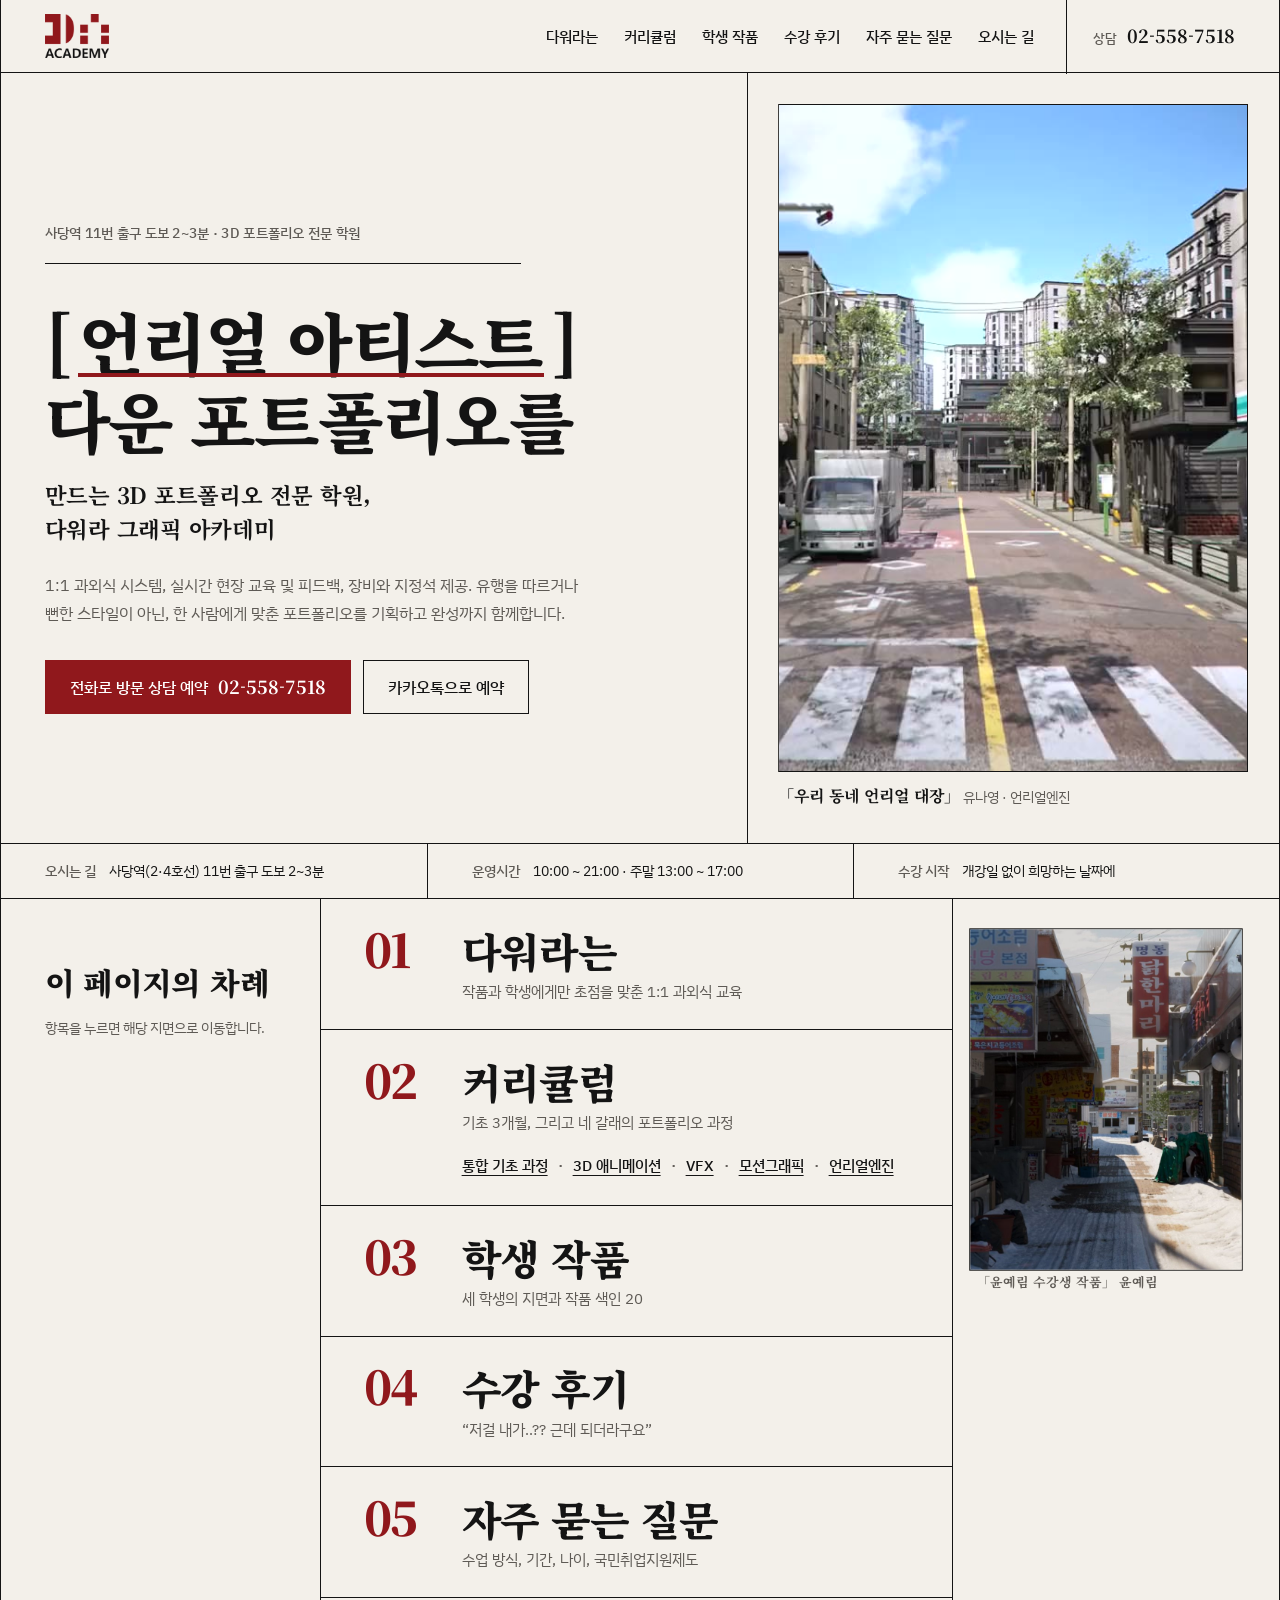
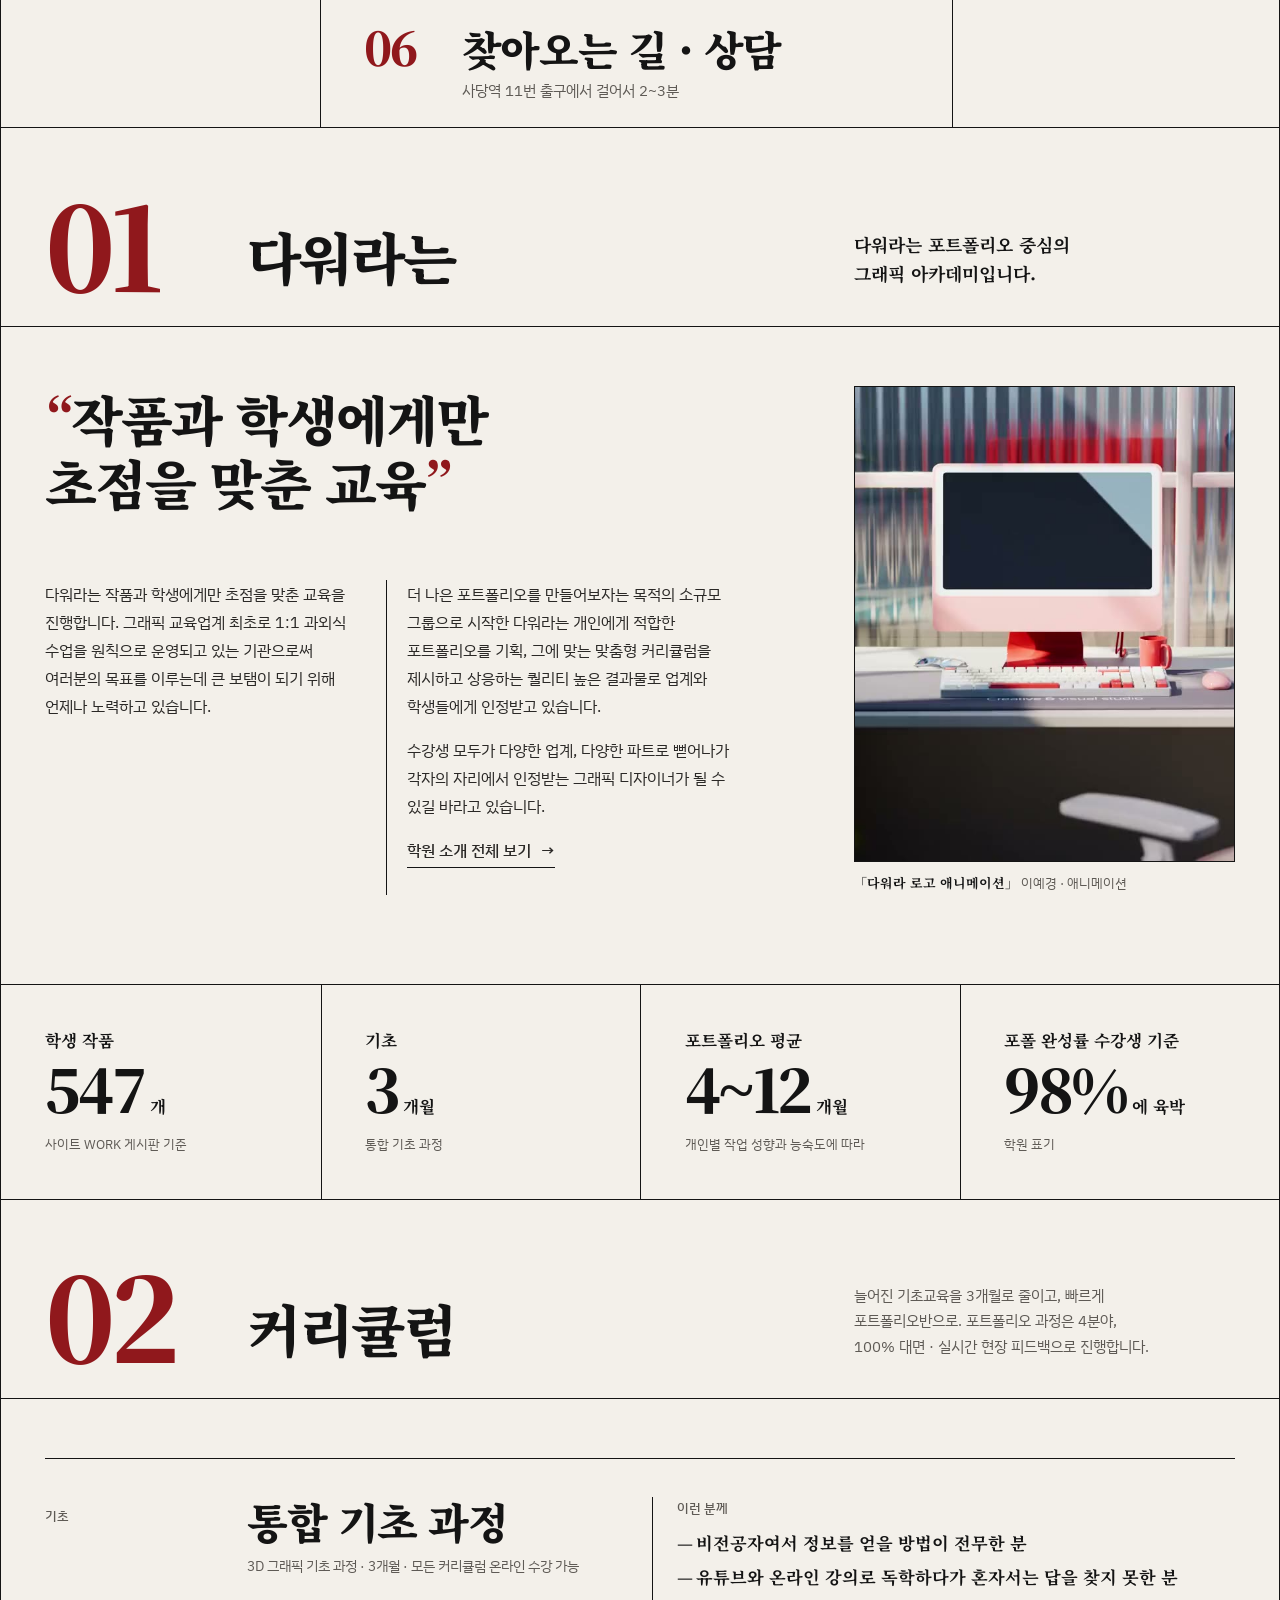
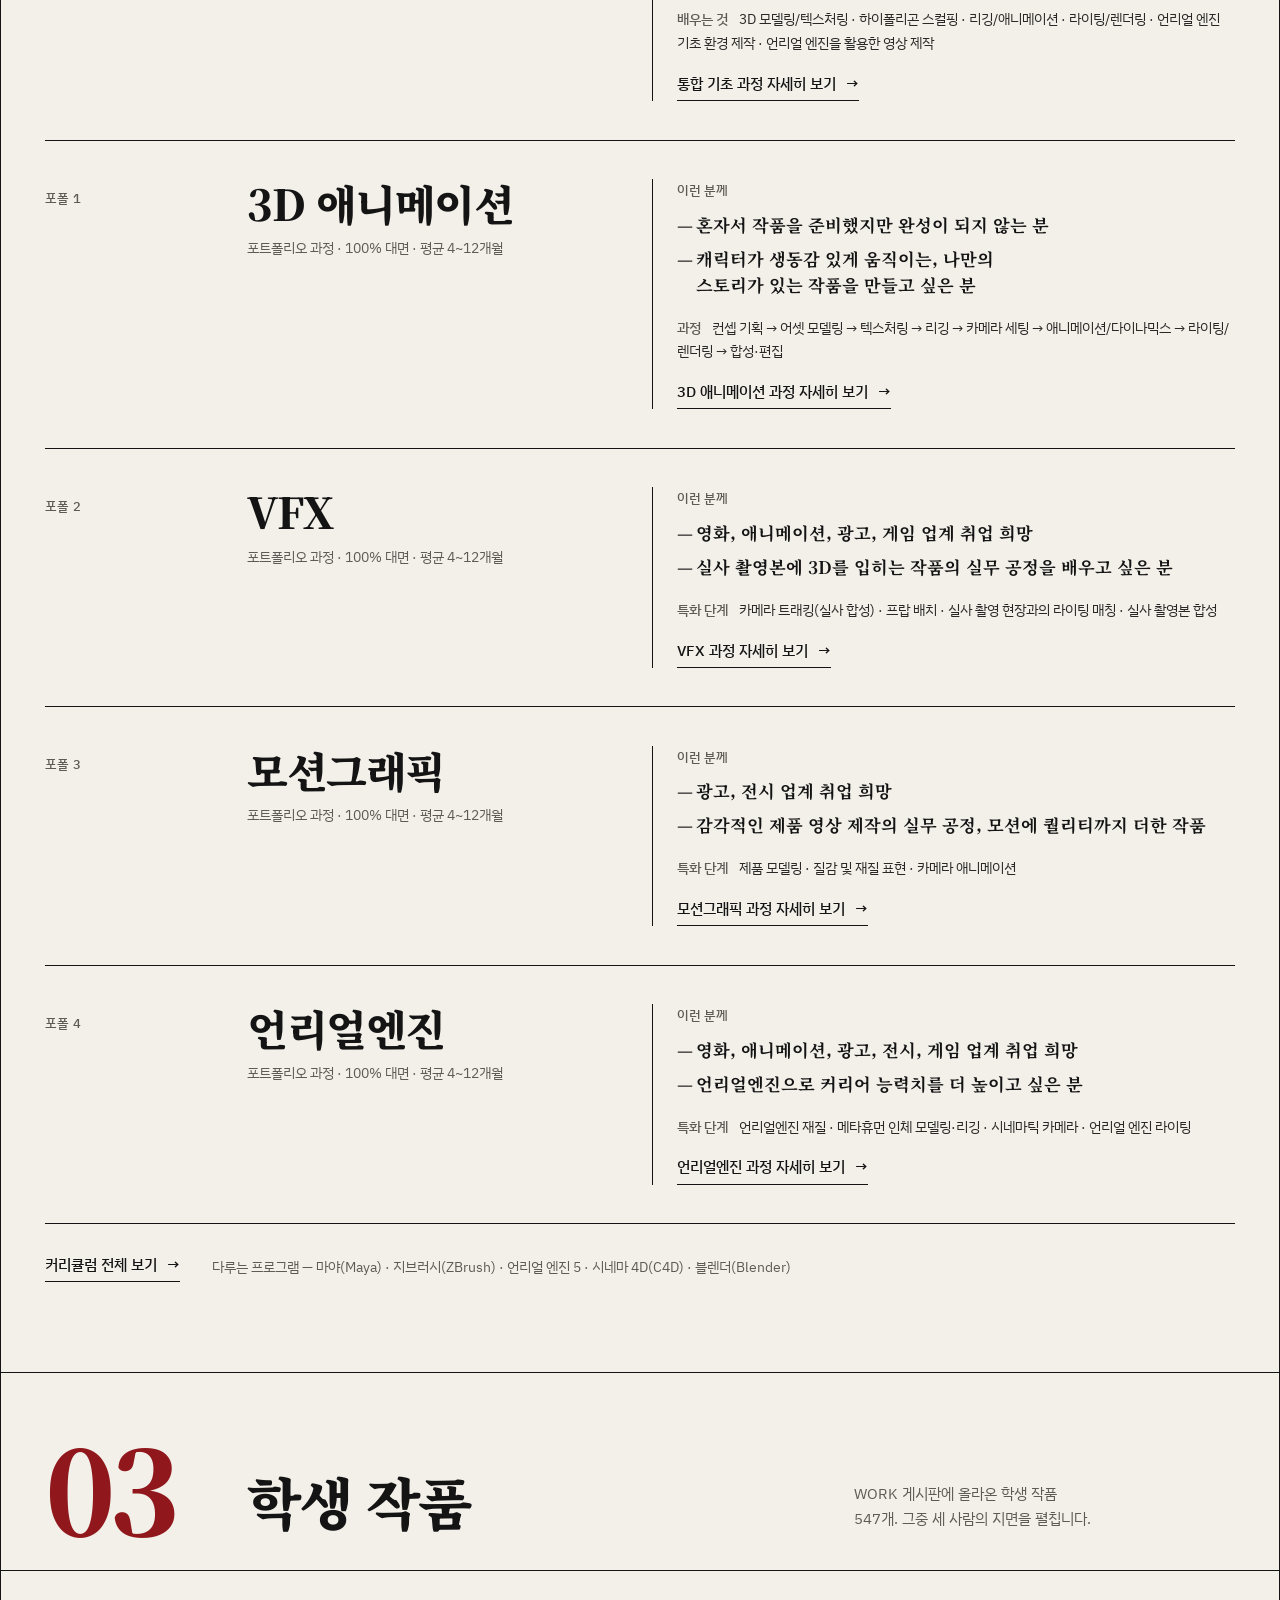
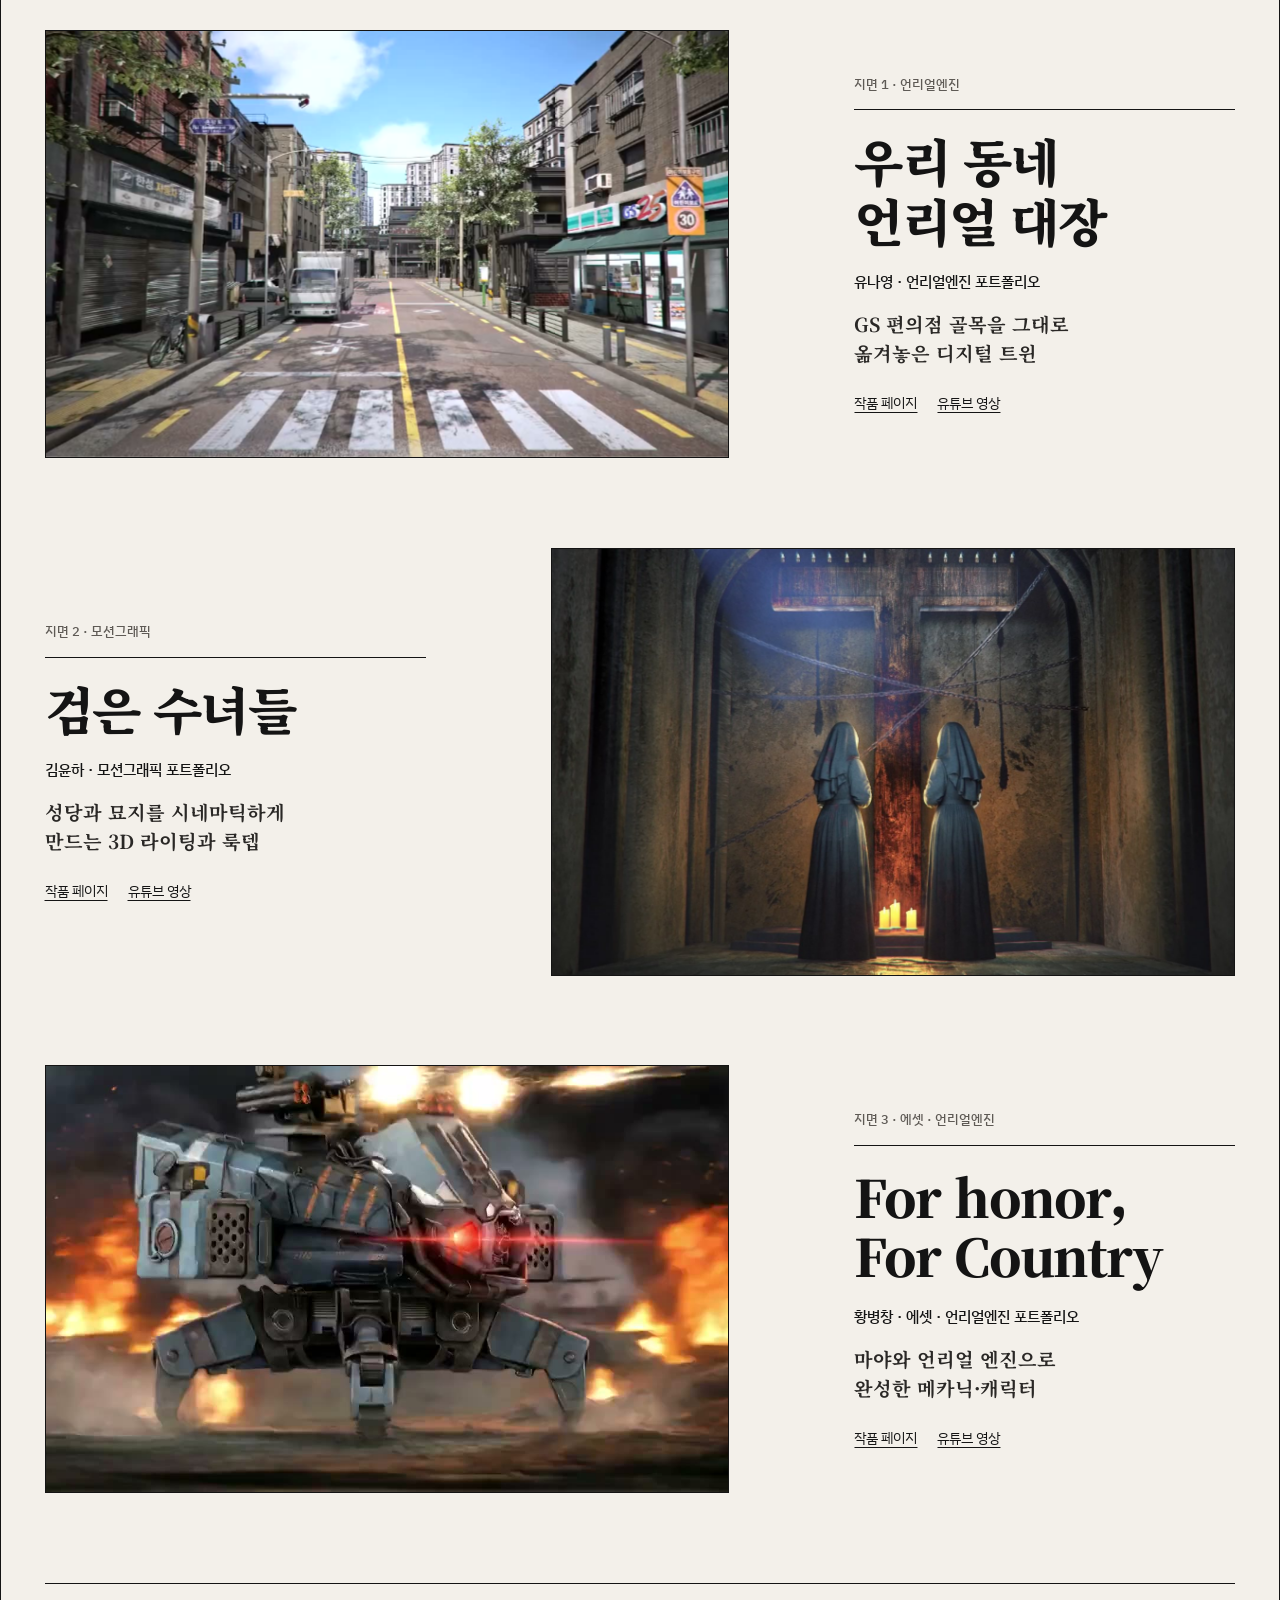
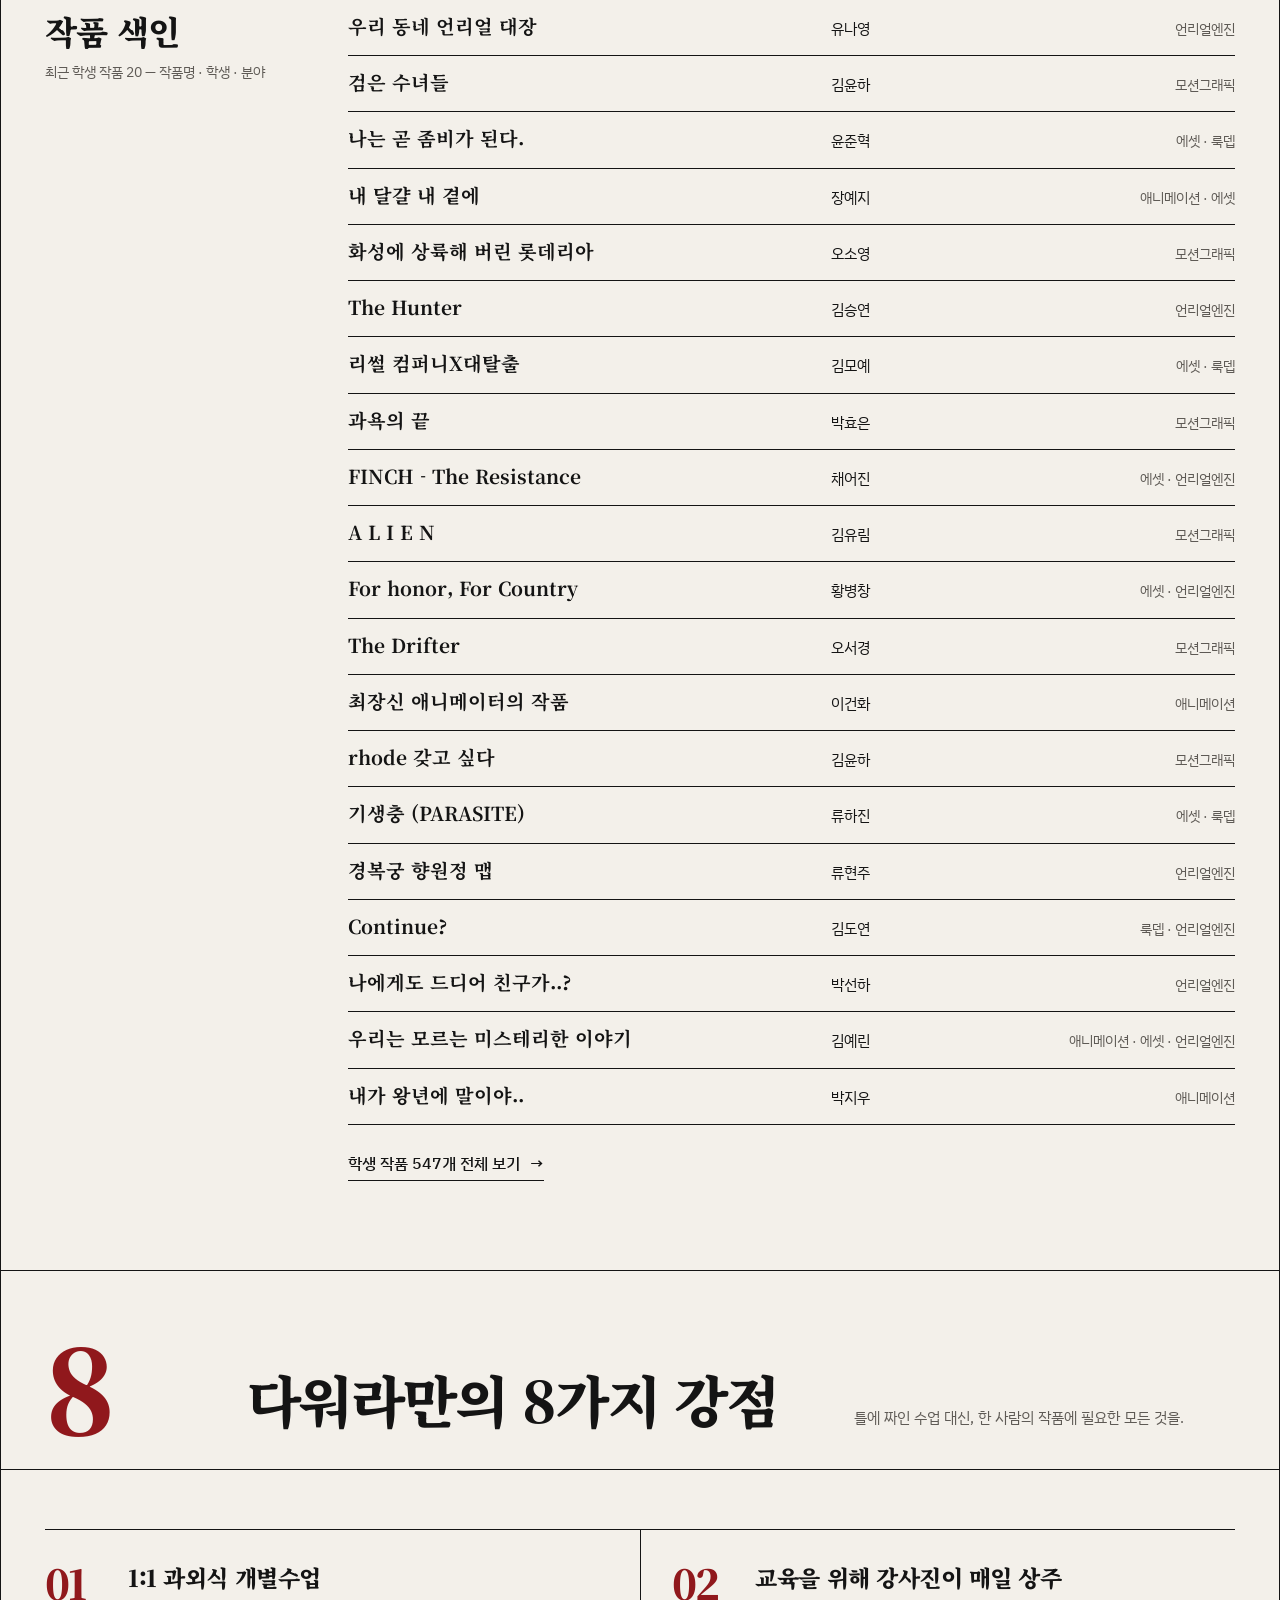
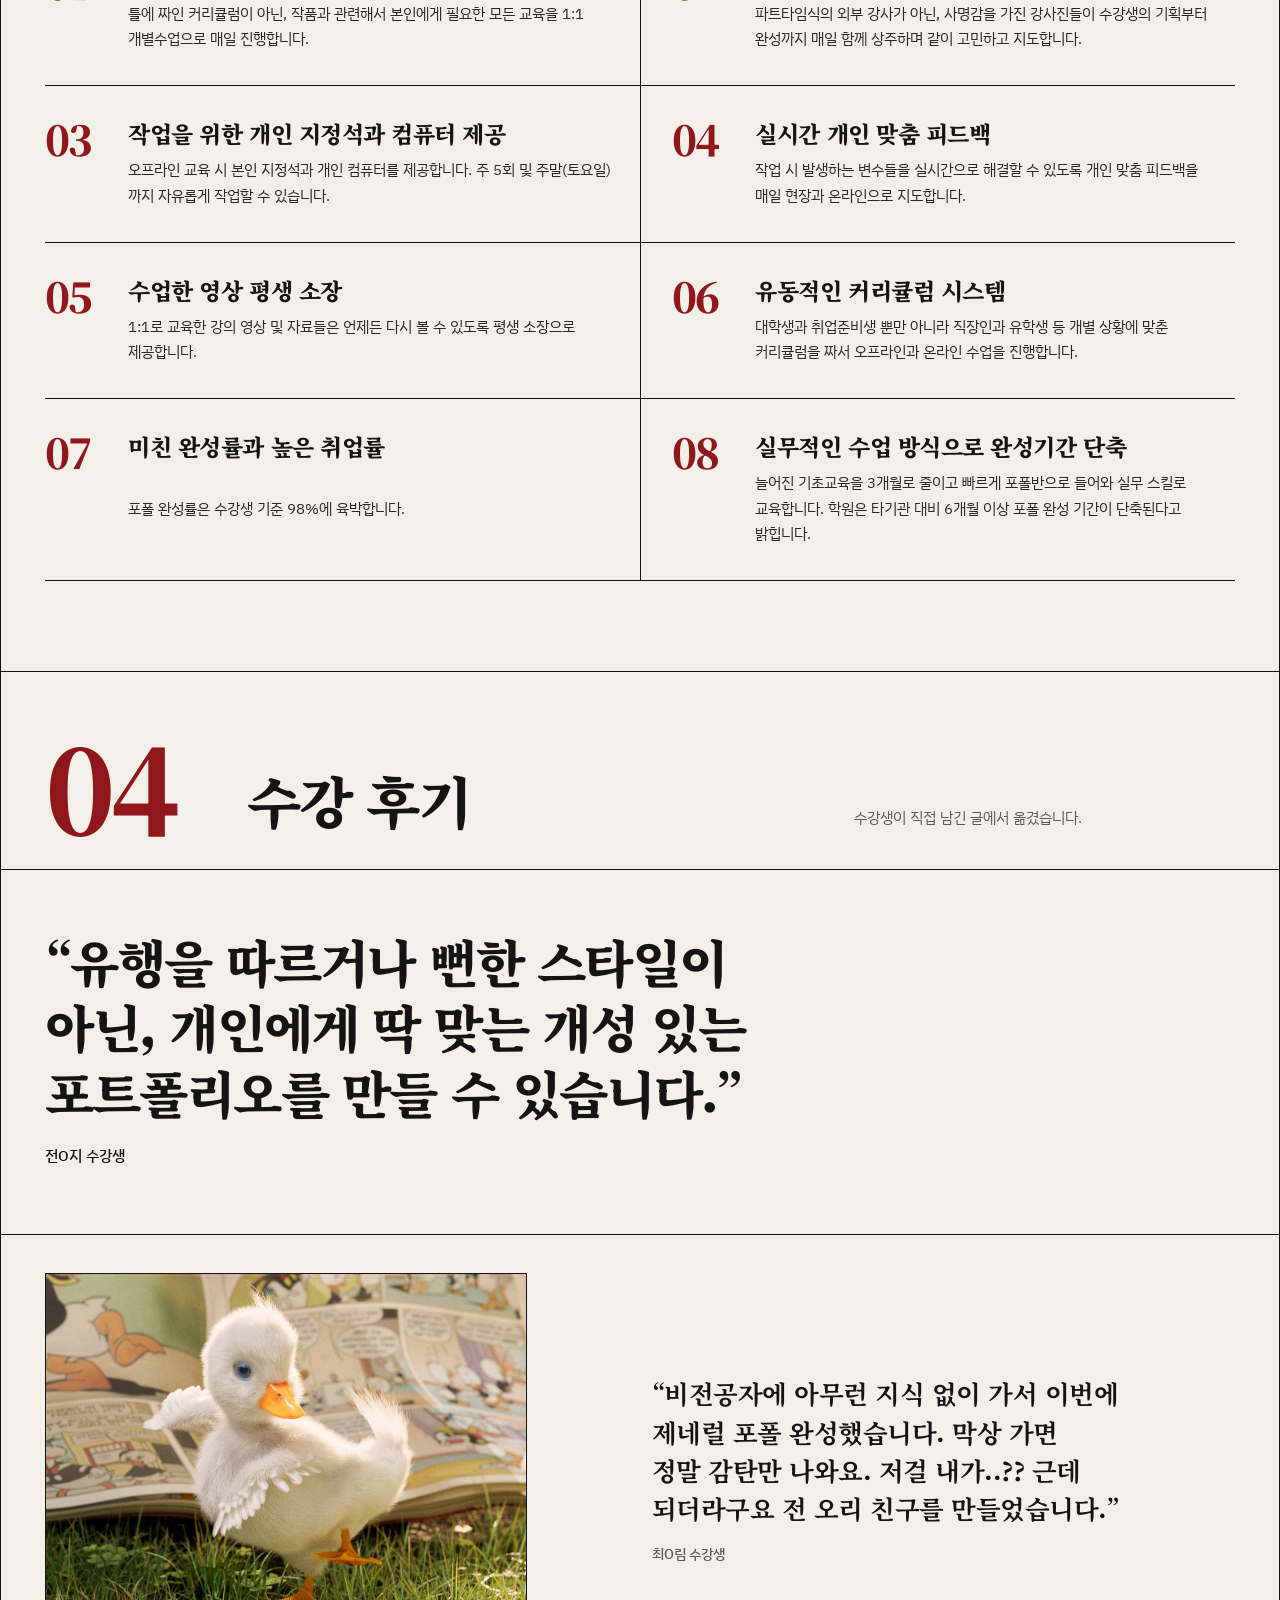
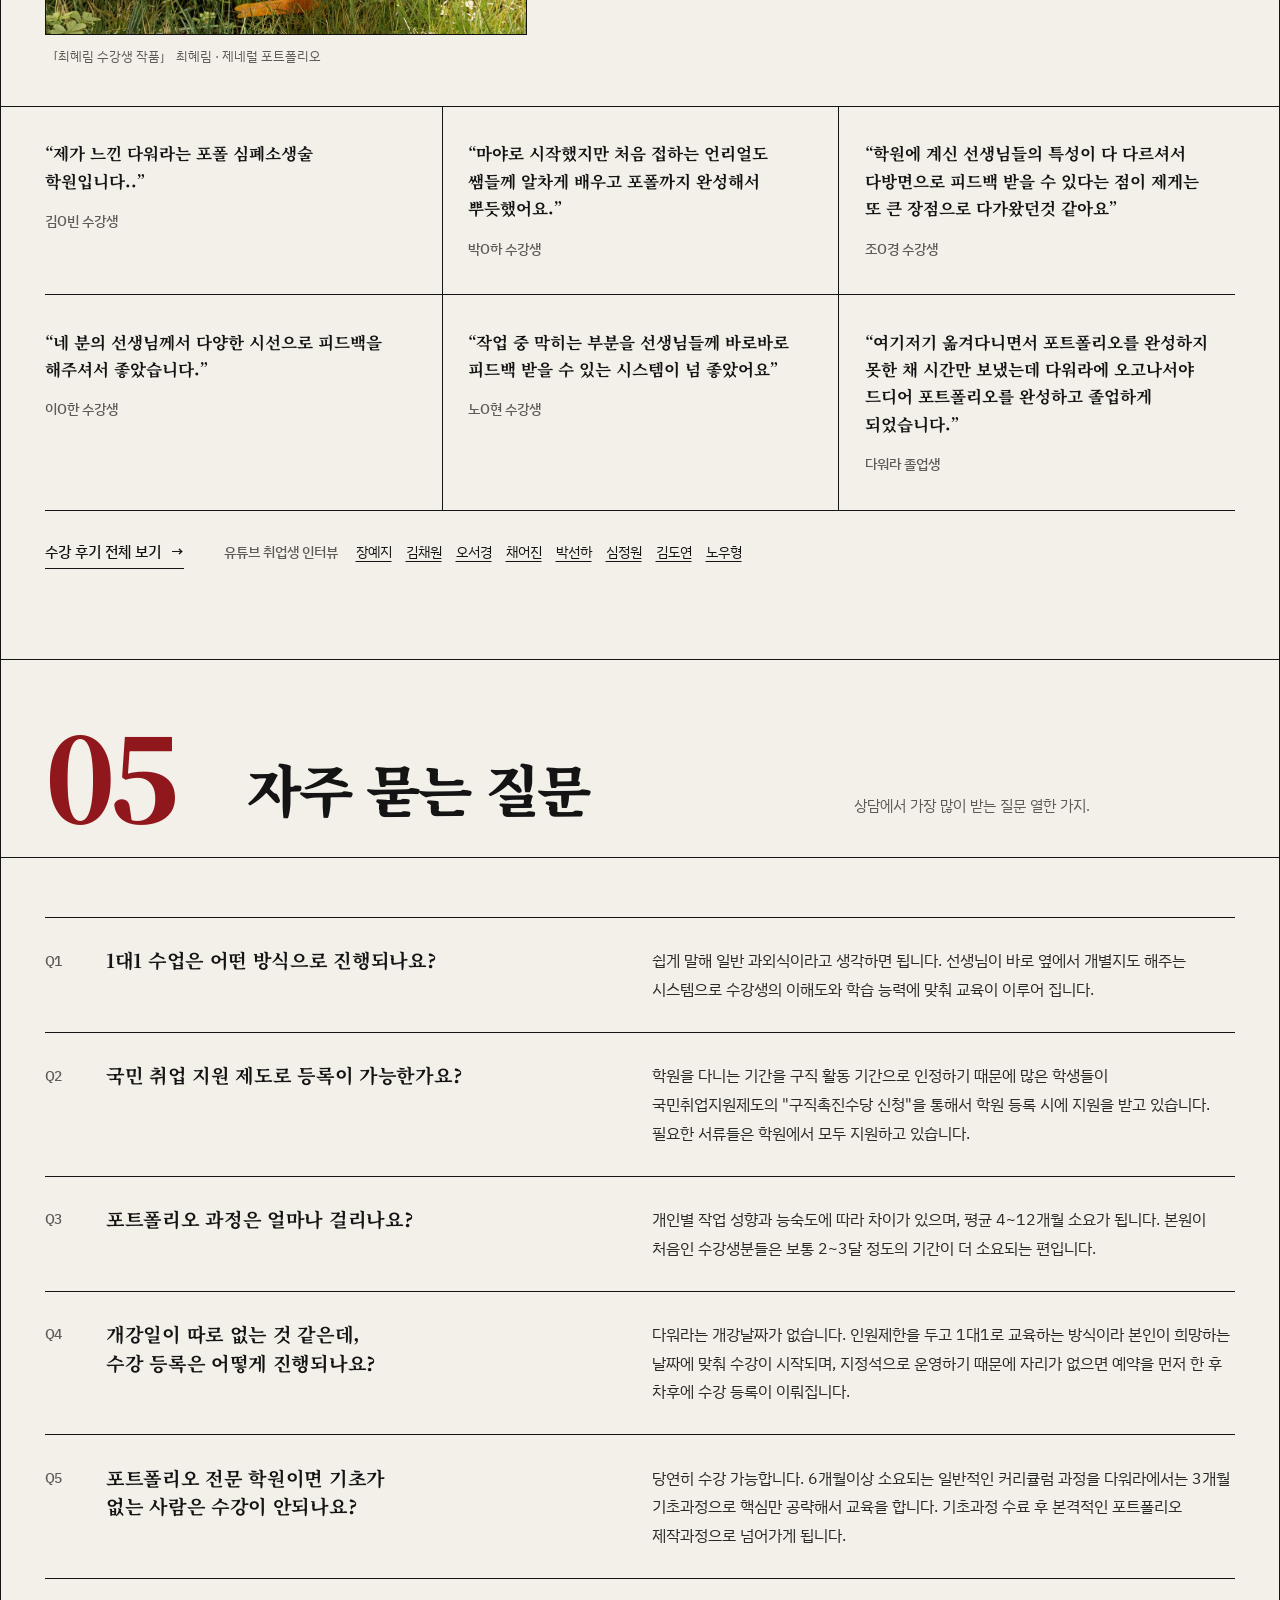
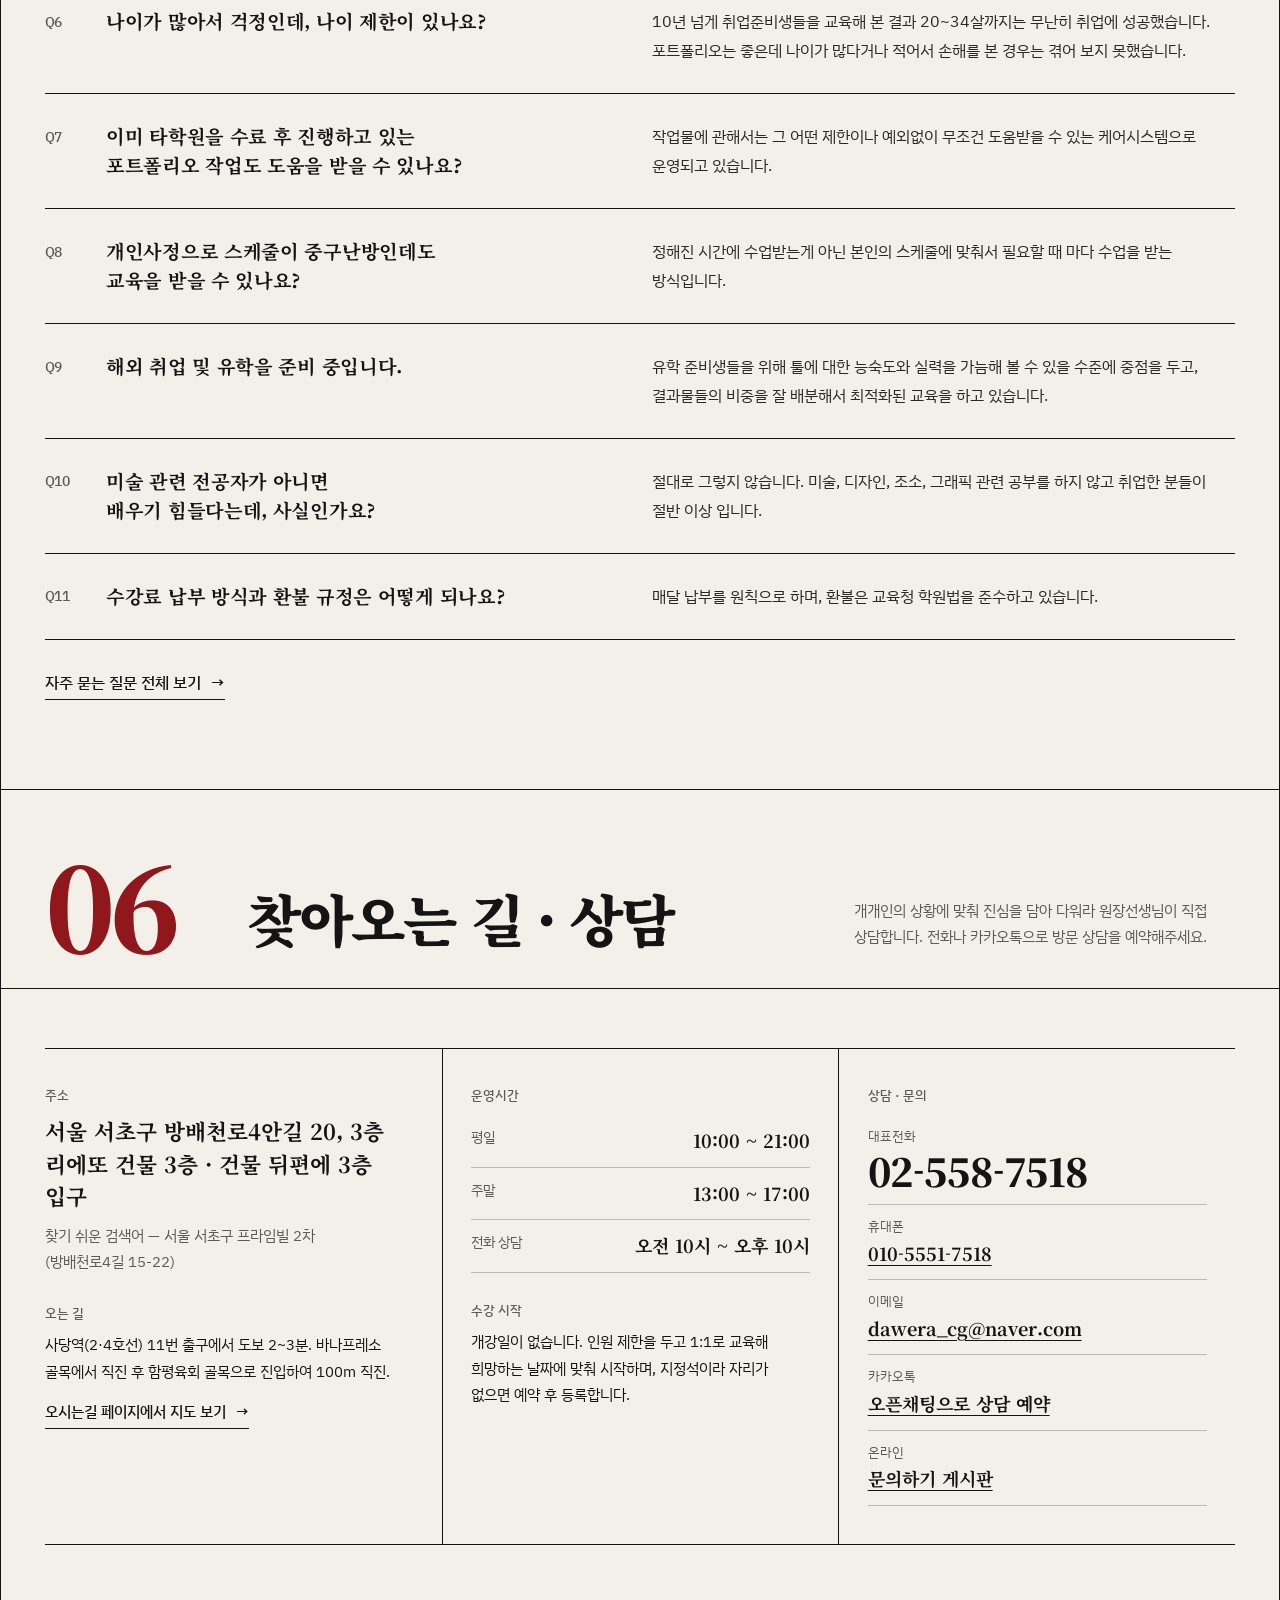
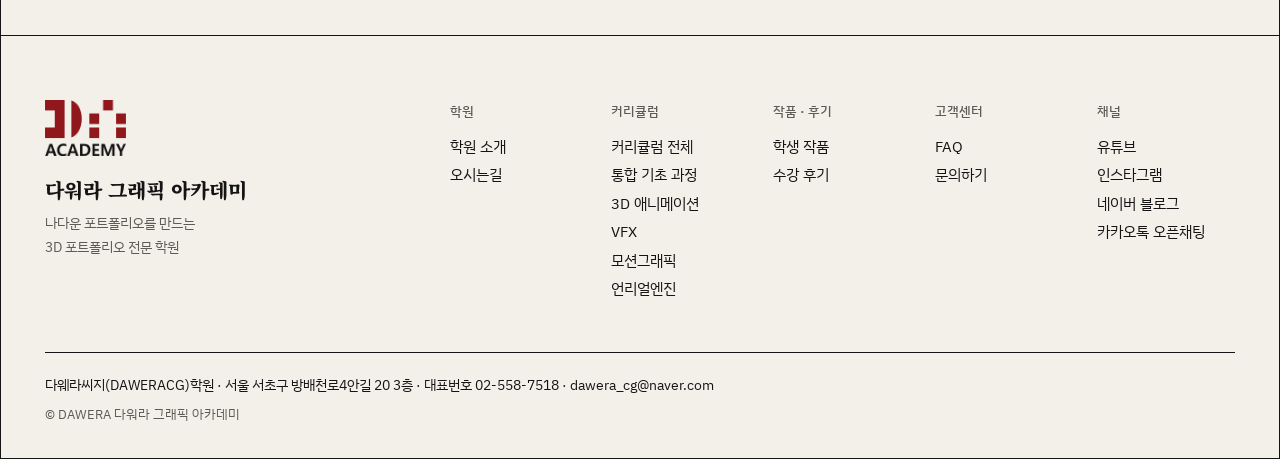
<file: drafts/2/index.html>
<!doctype html>
<html lang="ko" class="no-js">
<head>
<meta charset="utf-8">
<meta name="viewport" content="width=device-width, initial-scale=1">
<script>document.documentElement.className='js';</script>
<title>다워라 그래픽 아카데미 | 사당 3D 포트폴리오 전문 학원 DAWERA</title>
<meta name="description" content="나다운 포트폴리오를 만드는 3D 포트폴리오 전문 학원, 다워라 그래픽 아카데미. 사당역 11번 출구 도보 2~3분. 1:1 과외식 시스템, 실시간 현장 교육 및 피드백, 장비와 지정석 제공. 통합 기초 과정 · 3D 애니메이션 · VFX · 모션그래픽 · 언리얼엔진.">
<meta name="robots" content="noindex">
<link rel="canonical" href="https://www.dawera.co.kr/">
<meta property="og:type" content="website">
<meta property="og:site_name" content="DAWERA｜다워라 그래픽 아카데미">
<meta property="og:title" content="다워라 그래픽 아카데미 | 사당 3D 포트폴리오 전문 학원">
<meta property="og:description" content="나다운 포트폴리오를 만드는 3D 포트폴리오 전문 학원. 1:1 과외식 시스템, 실시간 현장 교육 및 피드백, 장비와 지정석 제공.">
<meta property="og:url" content="https://www.dawera.co.kr/">
<meta property="og:image" content="../assets/featured/f18.jpg">
<meta property="og:locale" content="ko_KR">
<meta name="theme-color" content="#F3F0EA">
<link rel="icon" href="../assets/brand/favicon.png">
<link rel="preconnect" href="https://fonts.googleapis.com">
<link rel="preconnect" href="https://fonts.gstatic.com" crossorigin>
<link rel="stylesheet" href="https://fonts.googleapis.com/css2?family=IBM+Plex+Sans+KR:wght@400;500&family=Noto+Serif+KR:wght@700;900&display=swap">
<link rel="stylesheet" href="style.css">
<script type="application/ld+json">
{
  "@context": "https://schema.org",
  "@graph": [
    {
      "@type": "EducationalOrganization",
      "@id": "https://www.dawera.co.kr/#org",
      "name": "다워라 그래픽 아카데미",
      "alternateName": "DAWERA",
      "legalName": "다웨라씨지(DAWERACG)학원",
      "description": "3D 포트폴리오 제작 학원, 1:1 과외식 시스템, 실시간 현장 교육 및 피드백, 장비와 지정석 제공, 100% 완성 보장",
      "url": "https://www.dawera.co.kr/",
      "logo": "https://www.dawera.co.kr/favicon.png",
      "telephone": "+82-2-558-7518",
      "email": "dawera_cg@naver.com",
      "address": {
        "@type": "PostalAddress",
        "streetAddress": "방배천로4안길 20, 3층",
        "addressLocality": "서초구",
        "addressRegion": "서울",
        "addressCountry": "KR"
      },
      "openingHours": ["Mo-Fr 10:00-21:00", "Sa-Su 13:00-17:00"],
      "sameAs": [
        "https://www.youtube.com/@dawera_cg",
        "https://www.instagram.com/dawera_academy/",
        "https://blog.naver.com/glvey/223649316464",
        "https://open.kakao.com/o/s2EHU7Kb"
      ]
    },
    {
      "@type": "Course",
      "name": "통합 기초 과정",
      "description": "3D 그래픽 기초 과정, 3개월. 3D 모델링/텍스처링, 하이폴리곤 스컬핑, 리깅/애니메이션, 라이팅/렌더링, 언리얼 엔진 기초 환경 제작, 언리얼 엔진을 활용한 영상 제작. 모든 커리큘럼 온라인 수강 가능.",
      "url": "https://www.dawera.co.kr/curriculum/basic",
      "provider": {"@id": "https://www.dawera.co.kr/#org"}
    },
    {
      "@type": "Course",
      "name": "3D 애니메이션 포트폴리오 과정",
      "description": "영화, 애니메이션, 광고, 전시 업계 취업 희망. 혼자서 작품을 준비했지만 완성이 되지 않는 분. 3D 영상 제작의 모든 공정을 경험하는 포트폴리오 과정. 100% 대면·실시간 현장 피드백, 평균 4~12개월.",
      "url": "https://www.dawera.co.kr/curriculum/portfolio?name=portfolio1",
      "provider": {"@id": "https://www.dawera.co.kr/#org"}
    },
    {
      "@type": "Course",
      "name": "VFX 포트폴리오 과정",
      "description": "영화, 애니메이션, 광고, 게임 업계 취업 희망. 실사 촬영본에 3D를 입히는 작품의 실무 공정. 카메라 트래킹(실사 합성), 프랍 배치, 실사 촬영 현장과의 라이팅 매칭, 실사 촬영본 합성.",
      "url": "https://www.dawera.co.kr/curriculum/portfolio?name=portfolio2",
      "provider": {"@id": "https://www.dawera.co.kr/#org"}
    },
    {
      "@type": "Course",
      "name": "모션그래픽 포트폴리오 과정",
      "description": "광고, 전시 업계 취업 희망. 감각적인 제품 영상 제작의 실무 공정. 제품 모델링, 질감 및 재질 표현, 카메라 애니메이션.",
      "url": "https://www.dawera.co.kr/curriculum/portfolio?name=portfolio3",
      "provider": {"@id": "https://www.dawera.co.kr/#org"}
    },
    {
      "@type": "Course",
      "name": "언리얼엔진 포트폴리오 과정",
      "description": "영화, 애니메이션, 광고, 전시, 게임 업계 취업 희망. 언리얼엔진만의 효율적인 신기술을 활용한 영상 제작 공정. 언리얼엔진 재질, 메타휴먼 인체 모델링·리깅, 시네마틱 카메라, 언리얼 엔진 라이팅.",
      "url": "https://www.dawera.co.kr/curriculum/portfolio?name=portfolio4",
      "provider": {"@id": "https://www.dawera.co.kr/#org"}
    },
    {
      "@type": "FAQPage",
      "mainEntity": [
        {"@type": "Question", "name": "1대1 수업은 어떤 방식으로 진행되나요?", "acceptedAnswer": {"@type": "Answer", "text": "쉽게 말해 일반 과외식이라고 생각하면 됩니다. 선생님이 바로 옆에서 개별지도 해주는 시스템으로 수강생의 이해도와 학습 능력에 맞춰 교육이 이루어 집니다."}},
        {"@type": "Question", "name": "국민 취업 지원 제도로 등록이 가능한가요?", "acceptedAnswer": {"@type": "Answer", "text": "학원을 다니는 기간을 구직 활동 기간으로 인정하기 때문에 많은 학생들이 국민취업지원제도의 \"구직촉진수당 신청\"을 통해서 학원 등록 시에 지원을 받고 있습니다. 필요한 서류들은 학원에서 모두 지원하고 있습니다."}},
        {"@type": "Question", "name": "포트폴리오 과정은 얼마나 걸리나요?", "acceptedAnswer": {"@type": "Answer", "text": "개인별 작업 성향과 능숙도에 따라 차이가 있으며, 평균 4~12개월 소요가 됩니다. 본원이 처음인 수강생분들은 보통 2~3달 정도의 기간이 더 소요되는 편입니다."}},
        {"@type": "Question", "name": "개강일이 따로 없는 것 같은데, 수강 등록은 어떻게 진행되나요?", "acceptedAnswer": {"@type": "Answer", "text": "다워라는 개강날짜가 없습니다. 인원제한을 두고 1대1로 교육하는 방식이라 본인이 희망하는 날짜에 맞춰 수강이 시작되며, 지정석으로 운영하기 때문에 자리가 없으면 예약을 먼저 한 후 차후에 수강 등록이 이뤄집니다."}},
        {"@type": "Question", "name": "포트폴리오 전문 학원이면 기초가 없는 사람은 수강이 안되나요?", "acceptedAnswer": {"@type": "Answer", "text": "당연히 수강 가능합니다. 6개월이상 소요되는 일반적인 커리큘럼 과정을 다워라에서는 3개월 기초과정으로 핵심만 공략해서 교육을 합니다. 기초과정 수료 후 본격적인 포트폴리오 제작과정으로 넘어가게 됩니다."}},
        {"@type": "Question", "name": "나이가 많아서 걱정인데, 나이 제한이 있나요?", "acceptedAnswer": {"@type": "Answer", "text": "10년 넘게 취업준비생들을 교육해 본 결과 20~34살까지는 무난히 취업에 성공했습니다. 포트폴리오는 좋은데 나이가 많다거나 적어서 손해를 본 경우는 겪어 보지 못했습니다."}},
        {"@type": "Question", "name": "이미 타학원을 수료 후 진행하고 있는 포트폴리오 작업도 도움을 받을 수 있나요?", "acceptedAnswer": {"@type": "Answer", "text": "작업물에 관해서는 그 어떤 제한이나 예외없이 무조건 도움받을 수 있는 케어시스템으로 운영되고 있습니다."}},
        {"@type": "Question", "name": "개인사정으로 스케줄이 중구난방인데도 교육을 받을 수 있나요?", "acceptedAnswer": {"@type": "Answer", "text": "정해진 시간에 수업받는게 아닌 본인의 스케줄에 맞춰서 필요할 때 마다 수업을 받는 방식입니다."}},
        {"@type": "Question", "name": "해외 취업 및 유학을 준비 중입니다.", "acceptedAnswer": {"@type": "Answer", "text": "유학 준비생들을 위해 툴에 대한 능숙도와 실력을 가늠해 볼 수 있을 수준에 중점을 두고, 결과물들의 비중을 잘 배분해서 최적화된 교육을 하고 있습니다."}},
        {"@type": "Question", "name": "미술 관련 전공자가 아니면 배우기 힘들다는데, 사실인가요?", "acceptedAnswer": {"@type": "Answer", "text": "절대로 그렇지 않습니다. 미술, 디자인, 조소, 그래픽 관련 공부를 하지 않고 취업한 분들이 절반 이상 입니다."}},
        {"@type": "Question", "name": "수강료 납부 방식과 환불 규정은 어떻게 되나요?", "acceptedAnswer": {"@type": "Answer", "text": "매달 납부를 원칙으로 하며, 환불은 교육청 학원법을 준수하고 있습니다."}}
      ]
    }
  ]
}
</script>
</head>
<body>
<a class="skip" href="#main">본문 바로가기</a>

<header class="mast" id="top">
  <div class="mast-in">
    <a class="mast-logo" href="./" aria-label="다워라 그래픽 아카데미 처음으로"><img src="../assets/brand/logo_on_light.png" alt="다워라 그래픽 아카데미 DA ACADEMY 로고" width="720" height="495"></a>
    <nav class="mast-nav" aria-label="주요 메뉴">
      <ul>
        <li><a href="#about">다워라는</a></li>
        <li><a href="#curriculum">커리큘럼</a></li>
        <li><a href="#works">학생 작품</a></li>
        <li><a href="#reviews">수강 후기</a></li>
        <li><a href="#faq">자주 묻는 질문</a></li>
        <li><a href="#visit">오시는 길</a></li>
      </ul>
    </nav>
    <a class="mast-tel" href="tel:025587518"><span>상담</span> 02-558-7518</a>
  </div>
</header>

<main id="main">

<section class="hero" aria-labelledby="hero-title">
  <div class="hero-grid">
    <div class="hero-text">
      <p class="hero-kicker">사당역 11번 출구 도보 2~3분 · 3D 포트폴리오 전문 학원</p>
      <h1 class="h1" id="hero-title"><span class="h1-big"><span class="slot-wrap"><span class="slot"><span class="roll" aria-hidden="true"><i data-w="나"></i><i data-w="애니메이터"></i><i data-w="언리얼 아티스트"></i><i data-w="모션 디자이너"></i><i data-w="나"></i></span><span class="slot-real">나</span></span></span>다운 포트폴리오를 </span><span class="h1-sub">만드는 3D 포트폴리오 전문 학원, <span class="nw">다워라 그래픽 아카데미</span></span></h1>
      <p class="hero-deck">1:1 과외식 시스템, 실시간 현장 교육 및 피드백, 장비와 지정석 제공. 유행을 따르거나 뻔한 스타일이 아닌, 한 사람에게 맞춘 포트폴리오를 기획하고 완성까지 함께합니다.</p>
      <div class="hero-act">
        <a class="btn-red" href="tel:025587518">전화로 방문 상담 예약 <b>02-558-7518</b></a>
        <a class="btn-line" href="https://open.kakao.com/o/s2EHU7Kb" target="_blank" rel="noopener">카카오톡으로 예약</a>
      </div>
    </div>
    <div class="hero-media" aria-label="학생 작품">
      <figure class="hm is-on" data-i="0">
        <div class="hm-frame"><img src="../assets/featured/f18.jpg" alt="최혜림 수강생 작품 — 잔디 위 만화책 앞에 선 흰 아기 오리, 에셋·라이팅" width="1920" height="900" style="object-position:48% 50%"></div>
        <figcaption><span class="hm-t">「최혜림 수강생 작품」</span> 최혜림 · 제네럴 포트폴리오</figcaption>
      </figure>
      <figure class="hm" data-i="1">
        <div class="hm-frame"><video muted playsinline loop preload="metadata" poster="../assets/video/c3.jpg" aria-label="장예지 수강생 작품 「내 달걀 내 곁에」 — 3D 애니메이션" style="object-position:45% 50%"><source src="../assets/video/c3.mp4" type="video/mp4"></video></div>
        <figcaption><span class="hm-t">「내 달걀 내 곁에」</span> 장예지 · 3D 애니메이션</figcaption>
      </figure>
      <figure class="hm" data-i="2">
        <div class="hm-frame"><video muted playsinline loop preload="metadata" poster="../assets/video/c1.jpg" aria-label="유나영 수강생 작품 「우리 동네 언리얼 대장」 — 언리얼엔진" style="object-position:58% 50%"><source src="../assets/video/c1.mp4" type="video/mp4"></video></div>
        <figcaption><span class="hm-t">「우리 동네 언리얼 대장」</span> 유나영 · 언리얼엔진</figcaption>
      </figure>
      <figure class="hm" data-i="3">
        <div class="hm-frame"><img src="../assets/featured/f568.jpg" alt="오소영 수강생 작품 「화성에 상륙해 버린 롯데리아」 — 모션그래픽" width="1920" height="900" loading="lazy" style="object-position:52% 50%"></div>
        <figcaption><span class="hm-t">「화성에 상륙해 버린 롯데리아」</span> 오소영 · 모션그래픽</figcaption>
      </figure>
    </div>
  </div>
  <ul class="hero-facts">
    <li><b>오시는 길</b> 사당역(2·4호선) 11번 출구 도보 2~3분</li>
    <li><b>운영시간</b> 10:00 ~ 21:00 · 주말 13:00 ~ 17:00</li>
    <li><b>수강 시작</b> 개강일 없이 희망하는 날짜에</li>
  </ul>
</section>

<nav class="toc" id="contents" aria-labelledby="toc-title">
  <div class="toc-head">
    <h2 class="toc-title" id="toc-title">이 페이지의 차례</h2>
    <p class="toc-note">항목을 누르면 해당 지면으로 이동합니다.</p>
  </div>
  <div class="toc-body">
    <ol class="toc-list">
      <li class="toc-item">
        <a class="toc-link" href="#about"><span class="toc-no">01</span><span class="toc-name">다워라는</span><span class="toc-desc">작품과 학생에게만 초점을 맞춘 1:1 과외식 교육</span></a>
        <figure class="toc-pic"><img src="../assets/featured/f472.jpg" alt="윤예림 수강생 작품 — 눈 내린 골목, 룩뎁·언리얼엔진 5" loading="lazy" width="1920" height="900"><figcaption>「윤예림 수강생 작품」 윤예림</figcaption></figure>
      </li>
      <li class="toc-item">
        <a class="toc-link" href="#curriculum"><span class="toc-no">02</span><span class="toc-name">커리큘럼</span><span class="toc-desc">기초 3개월, 그리고 네 갈래의 포트폴리오 과정</span></a>
        <ul class="toc-sub">
          <li><a href="#course-basic">통합 기초 과정</a></li>
          <li><a href="#course-animation">3D 애니메이션</a></li>
          <li><a href="#course-vfx">VFX</a></li>
          <li><a href="#course-motion">모션그래픽</a></li>
          <li><a href="#course-unreal">언리얼엔진</a></li>
        </ul>
        <figure class="toc-pic"><img src="../assets/featured/f562.jpg" alt="채어진 수강생 작품 「FINCH - The Resistance」 — 에셋·언리얼엔진" loading="lazy" width="1920" height="900"><figcaption>「FINCH - The Resistance」 채어진</figcaption></figure>
      </li>
      <li class="toc-item">
        <a class="toc-link" href="#works"><span class="toc-no">03</span><span class="toc-name">학생 작품</span><span class="toc-desc">세 학생의 지면과 작품 색인 20</span></a>
        <figure class="toc-pic"><img src="../assets/featured/f570.jpg" alt="윤준혁 수강생 작품 「나는 곧 좀비가 된다.」 — 에셋·룩뎁" loading="lazy" width="1920" height="900"><figcaption>「나는 곧 좀비가 된다.」 윤준혁</figcaption></figure>
      </li>
      <li class="toc-item">
        <a class="toc-link" href="#reviews"><span class="toc-no">04</span><span class="toc-name">수강 후기</span><span class="toc-desc">“저걸 내가..?? 근데 되더라구요”</span></a>
        <figure class="toc-pic"><img src="../assets/featured/f566.jpg" alt="김모예 수강생 작품 「리썰 컴퍼니X대탈출」 — 에셋·룩뎁" loading="lazy" width="1920" height="900"><figcaption>「리썰 컴퍼니X대탈출」 김모예</figcaption></figure>
      </li>
      <li class="toc-item">
        <a class="toc-link" href="#faq"><span class="toc-no">05</span><span class="toc-name">자주 묻는 질문</span><span class="toc-desc">수업 방식, 기간, 나이, 국민취업지원제도</span></a>
        <figure class="toc-pic"><img src="../assets/featured/f564.jpg" alt="박효은 수강생 작품 「과욕의 끝」 — 모션그래픽" loading="lazy" width="1920" height="900"><figcaption>「과욕의 끝」 박효은</figcaption></figure>
      </li>
      <li class="toc-item">
        <a class="toc-link" href="#visit"><span class="toc-no">06</span><span class="toc-name">찾아오는 길 · 상담</span><span class="toc-desc">사당역 11번 출구에서 걸어서 2~3분</span></a>
        <figure class="toc-pic"><img src="../assets/featured/f571.jpg" alt="김윤하 수강생 작품 「검은 수녀들」 — 모션그래픽" loading="lazy" width="1920" height="900"><figcaption>「검은 수녀들」 김윤하</figcaption></figure>
      </li>
    </ol>
  </div>
</nav>

<section class="sec about" id="about" aria-labelledby="about-title">
  <header class="sec-head">
    <span class="big-no" aria-hidden="true">01</span>
    <h2 class="sec-title" id="about-title">다워라는</h2>
    <p class="sec-lede">다워라는 포트폴리오 중심의 그래픽 아카데미입니다.</p>
  </header>
  <div class="about-body">
    <blockquote class="pull">
      <p>작품과 학생에게만 초점을 맞춘 교육</p>
    </blockquote>
    <div class="about-cols">
      <p>다워라는 작품과 학생에게만 초점을 맞춘 교육을 진행합니다. 그래픽 교육업계 최초로 1:1 과외식 수업을 원칙으로 운영되고 있는 기관으로써 여러분의 목표를 이루는데 큰 보탬이 되기 위해 언제나 노력하고 있습니다.</p>
      <p>더 나은 포트폴리오를 만들어보자는 목적의 소규모 그룹으로 시작한 다워라는 개인에게 적합한 포트폴리오를 기획, 그에 맞는 맞춤형 커리큘럼을 제시하고 상응하는 퀄리티 높은 결과물로 업계와 학생들에게 인정받고 있습니다.</p>
      <p>수강생 모두가 다양한 업계, 다양한 파트로 뻗어나가 각자의 자리에서 인정받는 그래픽 디자이너가 될 수 있길 바라고 있습니다.</p>
      <p class="more"><a href="https://www.dawera.co.kr/company/aboutus">학원 소개 전체 보기</a></p>
    </div>
    <figure class="about-pic">
      <div class="frame"><video muted playsinline loop preload="metadata" poster="../assets/video/c10.jpg" aria-label="이예경 수강생 작품 「다워라 로고 애니메이션」 — 빨간 DA 큐브 애니메이션"><source src="../assets/video/c10.mp4" type="video/mp4"></video></div>
      <figcaption><span>「다워라 로고 애니메이션」</span> 이예경 · 애니메이션</figcaption>
    </figure>
  </div>
</section>

<section class="numbers" aria-label="숫자로 보는 다워라">
  <ul class="num-list">
    <li><p>학생 작품 <span class="n"><b class="count" data-to="547">547</b>개</span></p><small>사이트 WORK 게시판 기준</small></li>
    <li><p>기초 <span class="n"><b class="count" data-to="3">3</b>개월</span></p><small>통합 기초 과정</small></li>
    <li><p>포트폴리오 평균 <span class="n"><b>4~12</b>개월</span></p><small>개인별 작업 성향과 능숙도에 따라</small></li>
    <li><p>포폴 완성률 수강생 기준 <span class="n"><b class="count" data-to="98" data-suffix="%">98%</b>에 육박</span></p><small>학원 표기</small></li>
  </ul>
</section>

<section class="sec curriculum" id="curriculum" aria-labelledby="cur-title">
  <header class="sec-head">
    <span class="big-no" aria-hidden="true">02</span>
    <h2 class="sec-title" id="cur-title">커리큘럼</h2>
    <p class="sec-lede">늘어진 기초교육을 3개월로 줄이고, 빠르게 포트폴리오반으로. 포트폴리오 과정은 4분야, 100% 대면 · 실시간 현장 피드백으로 진행합니다.</p>
  </header>
  <ol class="course-list">
    <li class="course" id="course-basic">
      <div class="course-no" aria-hidden="true">기초</div>
      <div class="course-main">
        <h3 class="course-name">통합 기초 과정</h3>
        <p class="course-meta">3D 그래픽 기초 과정 · 3개월 · 모든 커리큘럼 온라인 수강 가능</p>
      </div>
      <div class="course-for">
        <h4>이런 분께</h4>
        <ul>
          <li>비전공자여서 정보를 얻을 방법이 전무한 분</li>
          <li>유튜브와 온라인 강의로 독학하다가 혼자서는 답을 찾지 못한 분</li>
        </ul>
        <p class="course-steps"><b>배우는 것</b> 3D 모델링/텍스처링 · 하이폴리곤 스컬핑 · 리깅/애니메이션 · 라이팅/렌더링 · 언리얼 엔진 기초 환경 제작 · 언리얼 엔진을 활용한 영상 제작</p>
        <a class="course-link" href="https://www.dawera.co.kr/curriculum/basic">통합 기초 과정 자세히 보기</a>
      </div>
    </li>
    <li class="course" id="course-animation">
      <div class="course-no" aria-hidden="true">포폴 1</div>
      <div class="course-main">
        <h3 class="course-name">3D 애니메이션</h3>
        <p class="course-meta">포트폴리오 과정 · 100% 대면 · 평균 4~12개월</p>
      </div>
      <div class="course-for">
        <h4>이런 분께</h4>
        <ul>
          <li>혼자서 작품을 준비했지만 완성이 되지 않는 분</li>
          <li>캐릭터가 생동감 있게 움직이는, 나만의 스토리가 있는 작품을 만들고 싶은 분</li>
        </ul>
        <p class="course-steps"><b>과정</b> 컨셉 기획 → 어셋 모델링 → 텍스처링 → 리깅 → 카메라 세팅 → 애니메이션/다이나믹스 → 라이팅/렌더링 → 합성·편집</p>
        <a class="course-link" href="https://www.dawera.co.kr/curriculum/portfolio?name=portfolio1">3D 애니메이션 과정 자세히 보기</a>
      </div>
    </li>
    <li class="course" id="course-vfx">
      <div class="course-no" aria-hidden="true">포폴 2</div>
      <div class="course-main">
        <h3 class="course-name">VFX</h3>
        <p class="course-meta">포트폴리오 과정 · 100% 대면 · 평균 4~12개월</p>
      </div>
      <div class="course-for">
        <h4>이런 분께</h4>
        <ul>
          <li>영화, 애니메이션, 광고, 게임 업계 취업 희망</li>
          <li>실사 촬영본에 3D를 입히는 작품의 실무 공정을 배우고 싶은 분</li>
        </ul>
        <p class="course-steps"><b>특화 단계</b> 카메라 트래킹(실사 합성) · 프랍 배치 · 실사 촬영 현장과의 라이팅 매칭 · 실사 촬영본 합성</p>
        <a class="course-link" href="https://www.dawera.co.kr/curriculum/portfolio?name=portfolio2">VFX 과정 자세히 보기</a>
      </div>
    </li>
    <li class="course" id="course-motion">
      <div class="course-no" aria-hidden="true">포폴 3</div>
      <div class="course-main">
        <h3 class="course-name">모션그래픽</h3>
        <p class="course-meta">포트폴리오 과정 · 100% 대면 · 평균 4~12개월</p>
      </div>
      <div class="course-for">
        <h4>이런 분께</h4>
        <ul>
          <li>광고, 전시 업계 취업 희망</li>
          <li>감각적인 제품 영상 제작의 실무 공정, 모션에 퀄리티까지 더한 작품</li>
        </ul>
        <p class="course-steps"><b>특화 단계</b> 제품 모델링 · 질감 및 재질 표현 · 카메라 애니메이션</p>
        <a class="course-link" href="https://www.dawera.co.kr/curriculum/portfolio?name=portfolio3">모션그래픽 과정 자세히 보기</a>
      </div>
    </li>
    <li class="course" id="course-unreal">
      <div class="course-no" aria-hidden="true">포폴 4</div>
      <div class="course-main">
        <h3 class="course-name">언리얼엔진</h3>
        <p class="course-meta">포트폴리오 과정 · 100% 대면 · 평균 4~12개월</p>
      </div>
      <div class="course-for">
        <h4>이런 분께</h4>
        <ul>
          <li>영화, 애니메이션, 광고, 전시, 게임 업계 취업 희망</li>
          <li>언리얼엔진으로 커리어 능력치를 더 높이고 싶은 분</li>
        </ul>
        <p class="course-steps"><b>특화 단계</b> 언리얼엔진 재질 · 메타휴먼 인체 모델링·리깅 · 시네마틱 카메라 · 언리얼 엔진 라이팅</p>
        <a class="course-link" href="https://www.dawera.co.kr/curriculum/portfolio?name=portfolio4">언리얼엔진 과정 자세히 보기</a>
      </div>
    </li>
  </ol>
  <p class="cur-all"><a href="https://www.dawera.co.kr/curriculum/">커리큘럼 전체 보기</a> <span>다루는 프로그램 — 마야(Maya) · 지브러시(ZBrush) · 언리얼 엔진 5 · 시네마 4D(C4D) · 블렌더(Blender)</span></p>
</section>

<section class="sec works" id="works" aria-labelledby="works-title">
  <header class="sec-head">
    <span class="big-no" aria-hidden="true">03</span>
    <h2 class="sec-title" id="works-title">학생 작품</h2>
    <p class="sec-lede">WORK 게시판에 올라온 학생 작품 547개. 그중 세 사람의 지면을 펼칩니다.</p>
  </header>

  <article class="spread" aria-labelledby="sp1-t">
    <figure class="sp-media">
      <div class="frame"><video muted playsinline loop preload="metadata" poster="../assets/video/c1.jpg" aria-label="유나영 수강생 작품 「우리 동네 언리얼 대장」 — 언리얼엔진"><source src="../assets/video/c1.mp4" type="video/mp4"></video></div>
    </figure>
    <div class="sp-text">
      <p class="sp-no">지면 1 · 언리얼엔진</p>
      <h3 class="sp-title" id="sp1-t"><span class="ln"><span>우리 동네</span></span> <span class="ln"><span>언리얼 대장</span></span></h3>
      <p class="sp-who"><span class="ln"><span>유나영 · 언리얼엔진 포트폴리오</span></span></p>
      <p class="sp-fact"><span class="ln"><span>GS 편의점 골목을 그대로 옮겨놓은 디지털 트윈</span></span></p>
      <p class="sp-links"><a href="https://www.dawera.co.kr/work/list?viewMode=view&amp;idx=572">작품 페이지</a> <a href="https://www.youtube.com/watch?v=SryEROjO9bk" target="_blank" rel="noopener">유튜브 영상</a></p>
    </div>
  </article>

  <article class="spread is-flip" aria-labelledby="sp2-t">
    <figure class="sp-media">
      <div class="frame"><img src="../assets/featured/f571.jpg" alt="김윤하 수강생 작품 「검은 수녀들」 — 모션그래픽" width="1920" height="900" loading="lazy"></div>
    </figure>
    <div class="sp-text">
      <p class="sp-no">지면 2 · 모션그래픽</p>
      <h3 class="sp-title" id="sp2-t"><span class="ln"><span>검은 수녀들</span></span></h3>
      <p class="sp-who"><span class="ln"><span>김윤하 · 모션그래픽 포트폴리오</span></span></p>
      <p class="sp-fact"><span class="ln"><span>성당과 묘지를 시네마틱하게 만드는 3D 라이팅과 룩뎁</span></span></p>
      <p class="sp-links"><a href="https://www.dawera.co.kr/work/list?viewMode=view&amp;idx=571">작품 페이지</a> <a href="https://www.youtube.com/watch?v=53fbvti4y6E" target="_blank" rel="noopener">유튜브 영상</a></p>
    </div>
  </article>

  <article class="spread" aria-labelledby="sp3-t">
    <figure class="sp-media">
      <div class="frame"><video muted playsinline loop preload="metadata" poster="../assets/video/c9.jpg" aria-label="황병창 수강생 작품 「For honor, For Country」 — 에셋·언리얼엔진"><source src="../assets/video/c9.mp4" type="video/mp4"></video></div>
    </figure>
    <div class="sp-text">
      <p class="sp-no">지면 3 · 에셋 · 언리얼엔진</p>
      <h3 class="sp-title" id="sp3-t"><span class="ln"><span>For honor,</span></span> <span class="ln"><span>For Country</span></span></h3>
      <p class="sp-who"><span class="ln"><span>황병창 · 에셋 · 언리얼엔진 포트폴리오</span></span></p>
      <p class="sp-fact"><span class="ln"><span>마야와 언리얼 엔진으로 완성한 메카닉·캐릭터</span></span></p>
      <p class="sp-links"><a href="https://www.dawera.co.kr/work/list?viewMode=view&amp;idx=557">작품 페이지</a> <a href="https://www.youtube.com/watch?v=hoiIY1JALxY" target="_blank" rel="noopener">유튜브 영상</a></p>
    </div>
  </article>

  <div class="index" aria-labelledby="idx-title">
    <div class="index-head">
      <h3 class="index-title" id="idx-title">작품 색인</h3>
      <p>최근 학생 작품 20 — 작품명 · 학생 · 분야</p>
    </div>
    <ol class="index-list">
      <li><a href="https://www.dawera.co.kr/work/list?viewMode=view&amp;idx=572"><span class="ix-t">우리 동네 언리얼 대장</span><span class="ix-s">유나영</span><span class="ix-f">언리얼엔진</span><img src="../assets/works/w572.jpg" alt="유나영 수강생 작품 「우리 동네 언리얼 대장」 — 언리얼엔진" loading="lazy" width="440" height="248"></a></li>
      <li><a href="https://www.dawera.co.kr/work/list?viewMode=view&amp;idx=571"><span class="ix-t">검은 수녀들</span><span class="ix-s">김윤하</span><span class="ix-f">모션그래픽</span><img src="../assets/works/w571.jpg" alt="김윤하 수강생 작품 「검은 수녀들」 — 모션그래픽" loading="lazy" width="440" height="248"></a></li>
      <li><a href="https://www.dawera.co.kr/work/list?viewMode=view&amp;idx=570"><span class="ix-t">나는 곧 좀비가 된다.</span><span class="ix-s">윤준혁</span><span class="ix-f">에셋 · 룩뎁</span><img src="../assets/works/w570.jpg" alt="윤준혁 수강생 작품 「나는 곧 좀비가 된다.」 — 에셋·룩뎁" loading="lazy" width="440" height="248"></a></li>
      <li><a href="https://www.dawera.co.kr/work/list?viewMode=view&amp;idx=569"><span class="ix-t">내 달걀 내 곁에</span><span class="ix-s">장예지</span><span class="ix-f">애니메이션 · 에셋</span><img src="../assets/works/w569.jpg" alt="장예지 수강생 작품 「내 달걀 내 곁에」 — 애니메이션·에셋" loading="lazy" width="440" height="248"></a></li>
      <li><a href="https://www.dawera.co.kr/work/list?viewMode=view&amp;idx=568"><span class="ix-t">화성에 상륙해 버린 롯데리아</span><span class="ix-s">오소영</span><span class="ix-f">모션그래픽</span><img src="../assets/works/w568.jpg" alt="오소영 수강생 작품 「화성에 상륙해 버린 롯데리아」 — 모션그래픽" loading="lazy" width="440" height="248"></a></li>
      <li><a href="https://www.dawera.co.kr/work/list?viewMode=view&amp;idx=567"><span class="ix-t">The Hunter</span><span class="ix-s">김승연</span><span class="ix-f">언리얼엔진</span><img src="../assets/works/w567.jpg" alt="김승연 수강생 작품 「The Hunter」 — 언리얼엔진" loading="lazy" width="440" height="248"></a></li>
      <li><a href="https://www.dawera.co.kr/work/list?viewMode=view&amp;idx=566"><span class="ix-t">리썰 컴퍼니X대탈출</span><span class="ix-s">김모예</span><span class="ix-f">에셋 · 룩뎁</span><img src="../assets/works/w566.jpg" alt="김모예 수강생 작품 「리썰 컴퍼니X대탈출」 — 에셋·룩뎁" loading="lazy" width="440" height="248"></a></li>
      <li><a href="https://www.dawera.co.kr/work/list?viewMode=view&amp;idx=564"><span class="ix-t">과욕의 끝</span><span class="ix-s">박효은</span><span class="ix-f">모션그래픽</span><img src="../assets/works/w564.jpg" alt="박효은 수강생 작품 「과욕의 끝」 — 모션그래픽" loading="lazy" width="440" height="248"></a></li>
      <li><a href="https://www.dawera.co.kr/work/list?viewMode=view&amp;idx=562"><span class="ix-t">FINCH - The Resistance</span><span class="ix-s">채어진</span><span class="ix-f">에셋 · 언리얼엔진</span><img src="../assets/works/w562.jpg" alt="채어진 수강생 작품 「FINCH - The Resistance」 — 에셋·언리얼엔진" loading="lazy" width="440" height="248"></a></li>
      <li><a href="https://www.dawera.co.kr/work/list?viewMode=view&amp;idx=558"><span class="ix-t">A L I E N</span><span class="ix-s">김유림</span><span class="ix-f">모션그래픽</span><img src="../assets/works/w558.jpg" alt="김유림 수강생 작품 「A L I E N」 — 모션그래픽" loading="lazy" width="440" height="248"></a></li>
      <li><a href="https://www.dawera.co.kr/work/list?viewMode=view&amp;idx=557"><span class="ix-t">For honor, For Country</span><span class="ix-s">황병창</span><span class="ix-f">에셋 · 언리얼엔진</span><img src="../assets/works/w557.jpg" alt="황병창 수강생 작품 「For honor, For Country」 — 에셋·언리얼엔진" loading="lazy" width="440" height="248"></a></li>
      <li><a href="https://www.dawera.co.kr/work/list?viewMode=view&amp;idx=556"><span class="ix-t">The Drifter</span><span class="ix-s">오서경</span><span class="ix-f">모션그래픽</span><img src="../assets/works/w556.jpg" alt="오서경 수강생 작품 「The Drifter」 — 모션그래픽" loading="lazy" width="440" height="248"></a></li>
      <li><a href="https://www.dawera.co.kr/work/list?viewMode=view&amp;idx=555"><span class="ix-t">최장신 애니메이터의 작품</span><span class="ix-s">이건화</span><span class="ix-f">애니메이션</span><img src="../assets/works/w555.jpg" alt="이건화 수강생 작품 「최장신 애니메이터의 작품」 — 애니메이션" loading="lazy" width="440" height="248"></a></li>
      <li><a href="https://www.dawera.co.kr/work/list?viewMode=view&amp;idx=553"><span class="ix-t">rhode 갖고 싶다</span><span class="ix-s">김윤하</span><span class="ix-f">모션그래픽</span><img src="../assets/works/w553.jpg" alt="김윤하 수강생 작품 「rhode 갖고 싶다」 — 모션그래픽" loading="lazy" width="440" height="248"></a></li>
      <li><a href="https://www.dawera.co.kr/work/list?viewMode=view&amp;idx=552"><span class="ix-t">기생충 (PARASITE)</span><span class="ix-s">류하진</span><span class="ix-f">에셋 · 룩뎁</span><img src="../assets/works/w552.jpg" alt="류하진 수강생 작품 「기생충 (PARASITE)」 — 에셋·룩뎁" loading="lazy" width="440" height="248"></a></li>
      <li><a href="https://www.dawera.co.kr/work/list?viewMode=view&amp;idx=550"><span class="ix-t">경복궁 향원정 맵</span><span class="ix-s">류현주</span><span class="ix-f">언리얼엔진</span><img src="../assets/works/w550.jpg" alt="류현주 수강생 작품 「경복궁 향원정 맵」 — 언리얼엔진" loading="lazy" width="440" height="248"></a></li>
      <li><a href="https://www.dawera.co.kr/work/list?viewMode=view&amp;idx=548"><span class="ix-t">Continue?</span><span class="ix-s">김도연</span><span class="ix-f">룩뎁 · 언리얼엔진</span><img src="../assets/works/w548.jpg" alt="김도연 수강생 작품 「Continue?」 — 룩뎁·언리얼엔진" loading="lazy" width="440" height="248"></a></li>
      <li><a href="https://www.dawera.co.kr/work/list?viewMode=view&amp;idx=546"><span class="ix-t">나에게도 드디어 친구가..?</span><span class="ix-s">박선하</span><span class="ix-f">언리얼엔진</span><img src="../assets/works/w546.jpg" alt="박선하 수강생 작품 「나에게도 드디어 친구가..?」 — 언리얼엔진" loading="lazy" width="440" height="248"></a></li>
      <li><a href="https://www.dawera.co.kr/work/list?viewMode=view&amp;idx=538"><span class="ix-t">우리는 모르는 미스테리한 이야기</span><span class="ix-s">김예린</span><span class="ix-f">애니메이션 · 에셋 · 언리얼엔진</span><img src="../assets/works/w538.jpg" alt="김예린 수강생 작품 「우리는 모르는 미스테리한 이야기」 — 애니메이션·에셋·언리얼엔진" loading="lazy" width="440" height="248"></a></li>
      <li><a href="https://www.dawera.co.kr/work/list?viewMode=view&amp;idx=522"><span class="ix-t">내가 왕년에 말이야..</span><span class="ix-s">박지우</span><span class="ix-f">애니메이션</span><img src="../assets/works/w522.jpg" alt="박지우 수강생 작품 「내가 왕년에 말이야..」 — 애니메이션" loading="lazy" width="440" height="248"></a></li>
    </ol>
    <p class="index-all"><a href="https://www.dawera.co.kr/work/list">학생 작품 547개 전체 보기</a></p>
  </div>
</section>

<section class="sec strengths" id="strengths" aria-labelledby="str-title">
  <header class="sec-head">
    <span class="big-no" aria-hidden="true">8</span>
    <h2 class="sec-title" id="str-title">다워라만의 8가지 강점</h2>
    <p class="sec-lede">틀에 짜인 수업 대신, 한 사람의 작품에 필요한 모든 것을.</p>
  </header>
  <ol class="str-list">
    <li><span class="str-no" aria-hidden="true">01</span><h3>1:1 과외식 개별수업</h3><p>틀에 짜인 커리큘럼이 아닌, 작품과 관련해서 본인에게 필요한 모든 교육을 1:1 개별수업으로 매일 진행합니다.</p></li>
    <li><span class="str-no" aria-hidden="true">02</span><h3>교육을 위해 강사진이 매일 상주</h3><p>파트타임식의 외부 강사가 아닌, 사명감을 가진 강사진들이 수강생의 기획부터 완성까지 매일 함께 상주하며 같이 고민하고 지도합니다.</p></li>
    <li><span class="str-no" aria-hidden="true">03</span><h3>작업을 위한 개인 지정석과 컴퓨터 제공</h3><p>오프라인 교육 시 본인 지정석과 개인 컴퓨터를 제공합니다. 주 5회 및 주말(토요일)까지 자유롭게 작업할 수 있습니다.</p></li>
    <li><span class="str-no" aria-hidden="true">04</span><h3>실시간 개인 맞춤 피드백</h3><p>작업 시 발생하는 변수들을 실시간으로 해결할 수 있도록 개인 맞춤 피드백을 매일 현장과 온라인으로 지도합니다.</p></li>
    <li><span class="str-no" aria-hidden="true">05</span><h3>수업한 영상 평생 소장</h3><p>1:1로 교육한 강의 영상 및 자료들은 언제든 다시 볼 수 있도록 평생 소장으로 제공합니다.</p></li>
    <li><span class="str-no" aria-hidden="true">06</span><h3>유동적인 커리큘럼 시스템</h3><p>대학생과 취업준비생 뿐만 아니라 직장인과 유학생 등 개별 상황에 맞춘 커리큘럼을 짜서 오프라인과 온라인 수업을 진행합니다.</p></li>
    <li><span class="str-no" aria-hidden="true">07</span><h3>미친 완성률과 높은 취업률</h3><p>포폴 완성률은 수강생 기준 98%에 육박합니다.</p></li>
    <li><span class="str-no" aria-hidden="true">08</span><h3>실무적인 수업 방식으로 완성기간 단축</h3><p>늘어진 기초교육을 3개월로 줄이고 빠르게 포폴반으로 들어와 실무 스킬로 교육합니다. 학원은 타기관 대비 6개월 이상 포폴 완성 기간이 단축된다고 밝힙니다.</p></li>
  </ol>
</section>

<section class="sec reviews" id="reviews" aria-labelledby="rev-title">
  <header class="sec-head">
    <span class="big-no" aria-hidden="true">04</span>
    <h2 class="sec-title" id="rev-title">수강 후기</h2>
    <p class="sec-lede">수강생이 직접 남긴 글에서 옮겼습니다.</p>
  </header>
  <figure class="rev-big">
    <blockquote><p>“유행을 따르거나 뻔한 스타일이 아닌, 개인에게 딱 맞는 개성 있는 포트폴리오를 만들 수 있습니다.”</p></blockquote>
    <figcaption>전O지 수강생</figcaption>
  </figure>
  <div class="rev-duck">
    <figure class="rev-duck-pic">
      <div class="frame"><img src="../assets/featured/f18.jpg" alt="최혜림 수강생 작품 — 흰 아기 오리, 제네럴 포트폴리오" width="1920" height="900" loading="lazy"></div>
      <figcaption>「최혜림 수강생 작품」 최혜림 · 제네럴 포트폴리오</figcaption>
    </figure>
    <figure class="rev-duck-q">
      <blockquote><p>“비전공자에 아무런 지식 없이 가서 이번에 제네럴 포폴 완성했습니다. 막상 가면 정말 감탄만 나와요. 저걸 내가..?? 근데 되더라구요 전 오리 친구를 만들었습니다.”</p></blockquote>
      <figcaption>최O림 수강생</figcaption>
    </figure>
  </div>
  <ul class="rev-list">
    <li><blockquote><p>“제가 느낀 다워라는 포폴 심폐소생술 학원입니다..”</p></blockquote><p class="rev-by">김O빈 수강생</p></li>
    <li><blockquote><p>“마야로 시작했지만 처음 접하는 언리얼도 쌤들께 알차게 배우고 포폴까지 완성해서 뿌듯했어요.”</p></blockquote><p class="rev-by">박O하 수강생</p></li>
    <li><blockquote><p>“학원에 계신 선생님들의 특성이 다 다르셔서 다방면으로 피드백 받을 수 있다는 점이 제게는 또 큰 장점으로 다가왔던것 같아요”</p></blockquote><p class="rev-by">조O경 수강생</p></li>
    <li><blockquote><p>“네 분의 선생님께서 다양한 시선으로 피드백을 해주셔서 좋았습니다.”</p></blockquote><p class="rev-by">이O한 수강생</p></li>
    <li><blockquote><p>“작업 중 막히는 부분을 선생님들께 바로바로 피드백 받을 수 있는 시스템이 넘 좋았어요”</p></blockquote><p class="rev-by">노O현 수강생</p></li>
    <li><blockquote><p>“여기저기 옮겨다니면서 포트폴리오를 완성하지 못한 채 시간만 보냈는데 다워라에 오고나서야 드디어 포트폴리오를 완성하고 졸업하게 되었습니다.”</p></blockquote><p class="rev-by">다워라 졸업생</p></li>
  </ul>
  <div class="rev-more">
    <p><a href="https://www.dawera.co.kr/review/view">수강 후기 전체 보기</a></p>
    <p class="rev-yt"><b>유튜브 취업생 인터뷰</b>
      <a href="https://www.youtube.com/watch?v=eqAb7WDCE0Q" target="_blank" rel="noopener">장예지</a>
      <a href="https://www.youtube.com/watch?v=-NA6HV06c_k" target="_blank" rel="noopener">김채원</a>
      <a href="https://www.youtube.com/watch?v=gFJ6k0BbkVY" target="_blank" rel="noopener">오서경</a>
      <a href="https://www.youtube.com/watch?v=iirxJMT0x1A" target="_blank" rel="noopener">채어진</a>
      <a href="https://www.youtube.com/watch?v=4agzRro6J8E" target="_blank" rel="noopener">박선하</a>
      <a href="https://www.youtube.com/watch?v=sKUWPzPhEmQ" target="_blank" rel="noopener">심정원</a>
      <a href="https://www.youtube.com/watch?v=4T1bsrF4XuI" target="_blank" rel="noopener">김도연</a>
      <a href="https://www.youtube.com/watch?v=rD2ZxHBdsUI" target="_blank" rel="noopener">노우형</a>
    </p>
  </div>
</section>

<section class="sec faq" id="faq" aria-labelledby="faq-title">
  <header class="sec-head">
    <span class="big-no" aria-hidden="true">05</span>
    <h2 class="sec-title" id="faq-title">자주 묻는 질문</h2>
    <p class="sec-lede">상담에서 가장 많이 받는 질문 열한 가지.</p>
  </header>
  <div class="faq-list">
    <div class="qa"><h3><span>Q1</span>1대1 수업은 어떤 방식으로 진행되나요?</h3><p>쉽게 말해 일반 과외식이라고 생각하면 됩니다. 선생님이 바로 옆에서 개별지도 해주는 시스템으로 수강생의 이해도와 학습 능력에 맞춰 교육이 이루어 집니다.</p></div>
    <div class="qa"><h3><span>Q2</span>국민 취업 지원 제도로 등록이 가능한가요?</h3><p>학원을 다니는 기간을 구직 활동 기간으로 인정하기 때문에 많은 학생들이 국민취업지원제도의 "구직촉진수당 신청"을 통해서 학원 등록 시에 지원을 받고 있습니다. 필요한 서류들은 학원에서 모두 지원하고 있습니다.</p></div>
    <div class="qa"><h3><span>Q3</span>포트폴리오 과정은 얼마나 걸리나요?</h3><p>개인별 작업 성향과 능숙도에 따라 차이가 있으며, 평균 4~12개월 소요가 됩니다. 본원이 처음인 수강생분들은 보통 2~3달 정도의 기간이 더 소요되는 편입니다.</p></div>
    <div class="qa"><h3><span>Q4</span>개강일이 따로 없는 것 같은데, 수강 등록은 어떻게 진행되나요?</h3><p>다워라는 개강날짜가 없습니다. 인원제한을 두고 1대1로 교육하는 방식이라 본인이 희망하는 날짜에 맞춰 수강이 시작되며, 지정석으로 운영하기 때문에 자리가 없으면 예약을 먼저 한 후 차후에 수강 등록이 이뤄집니다.</p></div>
    <div class="qa"><h3><span>Q5</span>포트폴리오 전문 학원이면 기초가 없는 사람은 수강이 안되나요?</h3><p>당연히 수강 가능합니다. 6개월이상 소요되는 일반적인 커리큘럼 과정을 다워라에서는 3개월 기초과정으로 핵심만 공략해서 교육을 합니다. 기초과정 수료 후 본격적인 포트폴리오 제작과정으로 넘어가게 됩니다.</p></div>
    <div class="qa"><h3><span>Q6</span>나이가 많아서 걱정인데, 나이 제한이 있나요?</h3><p>10년 넘게 취업준비생들을 교육해 본 결과 20~34살까지는 무난히 취업에 성공했습니다. 포트폴리오는 좋은데 나이가 많다거나 적어서 손해를 본 경우는 겪어 보지 못했습니다.</p></div>
    <div class="qa"><h3><span>Q7</span>이미 타학원을 수료 후 진행하고 있는 포트폴리오 작업도 도움을 받을 수 있나요?</h3><p>작업물에 관해서는 그 어떤 제한이나 예외없이 무조건 도움받을 수 있는 케어시스템으로 운영되고 있습니다.</p></div>
    <div class="qa"><h3><span>Q8</span>개인사정으로 스케줄이 중구난방인데도 교육을 받을 수 있나요?</h3><p>정해진 시간에 수업받는게 아닌 본인의 스케줄에 맞춰서 필요할 때 마다 수업을 받는 방식입니다.</p></div>
    <div class="qa"><h3><span>Q9</span>해외 취업 및 유학을 준비 중입니다.</h3><p>유학 준비생들을 위해 툴에 대한 능숙도와 실력을 가늠해 볼 수 있을 수준에 중점을 두고, 결과물들의 비중을 잘 배분해서 최적화된 교육을 하고 있습니다.</p></div>
    <div class="qa"><h3><span>Q10</span>미술 관련 전공자가 아니면 배우기 힘들다는데, 사실인가요?</h3><p>절대로 그렇지 않습니다. 미술, 디자인, 조소, 그래픽 관련 공부를 하지 않고 취업한 분들이 절반 이상 입니다.</p></div>
    <div class="qa"><h3><span>Q11</span>수강료 납부 방식과 환불 규정은 어떻게 되나요?</h3><p>매달 납부를 원칙으로 하며, 환불은 교육청 학원법을 준수하고 있습니다.</p></div>
  </div>
  <p class="faq-all"><a href="https://www.dawera.co.kr/board/faq">자주 묻는 질문 전체 보기</a></p>
</section>

<section class="sec visit" id="visit" aria-labelledby="visit-title">
  <header class="sec-head">
    <span class="big-no" aria-hidden="true">06</span>
    <h2 class="sec-title" id="visit-title">찾아오는 길 · 상담</h2>
    <p class="sec-lede">개개인의 상황에 맞춰 진심을 담아 다워라 원장선생님이 직접 상담합니다. 전화나 카카오톡으로 방문 상담을 예약해주세요.</p>
  </header>
  <div class="visit-grid">
    <div class="visit-where">
      <h3>주소</h3>
      <address>서울 서초구 방배천로4안길 20, 3층<br>리에또 건물 3층 · 건물 뒤편에 3층 입구</address>
      <p class="visit-hint">찾기 쉬운 검색어 — <span class="nw">서울 서초구 프라임빌 2차</span><span class="nw">(방배천로4길 15-22)</span></p>
      <h3>오는 길</h3>
      <p>사당역(2·4호선) 11번 출구에서 도보 2~3분. 바나프레소 골목에서 직진 후 함평육회 골목으로 진입하여 100m 직진.</p>
      <p class="more"><a href="https://www.dawera.co.kr/company/location">오시는길 페이지에서 지도 보기</a></p>
    </div>
    <div class="visit-when">
      <h3>운영시간</h3>
      <dl class="hours">
        <div><dt>평일</dt><dd>10:00 ~ 21:00</dd></div>
        <div><dt>주말</dt><dd>13:00 ~ 17:00</dd></div>
        <div><dt>전화 상담</dt><dd>오전 10시 ~ 오후 10시</dd></div>
      </dl>
      <h3>수강 시작</h3>
      <p>개강일이 없습니다. 인원 제한을 두고 1:1로 교육해 희망하는 날짜에 맞춰 시작하며, 지정석이라 자리가 없으면 예약 후 등록합니다.</p>
    </div>
    <div class="visit-call">
      <h3>상담 · 문의</h3>
      <ul class="contact">
        <li><span>대표전화</span><a href="tel:025587518">02-558-7518</a></li>
        <li><span>휴대폰</span><a href="tel:01055517518">010-5551-7518</a></li>
        <li><span>이메일</span><a href="mailto:dawera_cg@naver.com">dawera_cg@naver.com</a></li>
        <li><span>카카오톡</span><a href="https://open.kakao.com/o/s2EHU7Kb" target="_blank" rel="noopener">오픈채팅으로 상담 예약</a></li>
        <li><span>온라인</span><a href="https://www.dawera.co.kr/customer/inquiry">문의하기 게시판</a></li>
      </ul>
    </div>
  </div>
</section>

</main>

<footer class="foot">
  <div class="foot-in">
    <div class="foot-brand">
      <img src="../assets/brand/logo_on_light.png" alt="다워라 그래픽 아카데미 로고" width="720" height="495" loading="lazy">
      <p class="foot-name">다워라 그래픽 아카데미</p>
      <p>나다운 포트폴리오를 만드는 3D 포트폴리오 전문 학원</p>
    </div>
    <nav class="foot-nav" aria-label="전체 메뉴">
      <div>
        <h2>학원</h2>
        <ul>
          <li><a href="https://www.dawera.co.kr/company/aboutus">학원 소개</a></li>
          <li><a href="https://www.dawera.co.kr/company/location">오시는길</a></li>
        </ul>
      </div>
      <div>
        <h2>커리큘럼</h2>
        <ul>
          <li><a href="https://www.dawera.co.kr/curriculum/">커리큘럼 전체</a></li>
          <li><a href="https://www.dawera.co.kr/curriculum/basic">통합 기초 과정</a></li>
          <li><a href="https://www.dawera.co.kr/curriculum/portfolio?name=portfolio1">3D 애니메이션</a></li>
          <li><a href="https://www.dawera.co.kr/curriculum/portfolio?name=portfolio2">VFX</a></li>
          <li><a href="https://www.dawera.co.kr/curriculum/portfolio?name=portfolio3">모션그래픽</a></li>
          <li><a href="https://www.dawera.co.kr/curriculum/portfolio?name=portfolio4">언리얼엔진</a></li>
        </ul>
      </div>
      <div>
        <h2>작품 · 후기</h2>
        <ul>
          <li><a href="https://www.dawera.co.kr/work/list">학생 작품</a></li>
          <li><a href="https://www.dawera.co.kr/review/view">수강 후기</a></li>
        </ul>
      </div>
      <div>
        <h2>고객센터</h2>
        <ul>
          <li><a href="https://www.dawera.co.kr/board/faq">FAQ</a></li>
          <li><a href="https://www.dawera.co.kr/customer/inquiry">문의하기</a></li>
        </ul>
      </div>
      <div>
        <h2>채널</h2>
        <ul>
          <li><a href="https://www.youtube.com/@dawera_cg" target="_blank" rel="noopener">유튜브</a></li>
          <li><a href="https://www.instagram.com/dawera_academy/" target="_blank" rel="noopener">인스타그램</a></li>
          <li><a href="https://blog.naver.com/glvey/223649316464" target="_blank" rel="noopener">네이버 블로그</a></li>
          <li><a href="https://open.kakao.com/o/s2EHU7Kb" target="_blank" rel="noopener">카카오톡 오픈채팅</a></li>
        </ul>
      </div>
    </nav>
    <p class="foot-legal">다웨라씨지(DAWERACG)학원 · 서울 서초구 방배천로4안길 20 3층 · 대표번호 02-558-7518 · dawera_cg@naver.com</p>
    <p class="foot-copy">© DAWERA 다워라 그래픽 아카데미</p>
  </div>
</footer>

<script src="app.js"></script>
</body>
</html>
</file>
<file: drafts/2/style.css>
:root{
  --paper:#F3F0EA;
  --ink:#141414;
  --sub:#5E5A55;
  --red:#90181C;
  --rule:1px solid #141414;
  --max:1360px;
  --pad:clamp(18px,3.4vw,48px);
  --serif:"Noto Serif KR","Nanum Myeongjo",serif;
  --sans:"IBM Plex Sans KR","Apple SD Gothic Neo","Malgun Gothic",sans-serif;
  --ease:cubic-bezier(.76,0,.24,1);
  --out:cubic-bezier(.16,.84,.28,1);
}
*,*::before,*::after{box-sizing:border-box}
html{-webkit-text-size-adjust:100%;text-size-adjust:100%}
body{margin:0;background:var(--paper);color:var(--ink);font-family:var(--sans);font-size:16px;line-height:1.75;word-break:keep-all;overflow-wrap:break-word;-webkit-font-smoothing:antialiased}
img,video{display:block;max-width:100%;height:auto}
a{color:inherit}
h1,h2,h3,h4,p,ul,ol,dl,dd,figure,blockquote{margin:0;padding:0}
ul,ol{list-style:none}
:focus-visible{outline:2px solid var(--red);outline-offset:3px}
.skip{position:absolute;left:-9999px;top:0;background:var(--ink);color:var(--paper);padding:10px 16px;z-index:100}
.skip:focus{left:12px;top:12px}

.mast,.hero,.toc,.sec,.numbers,.foot-in{max-width:var(--max);margin-inline:auto;border-left:var(--rule);border-right:var(--rule)}
.mast{position:sticky;top:0;z-index:50;background:var(--paper);border-bottom:var(--rule);max-width:none;border-inline:0}
.mast-in{max-width:var(--max);margin-inline:auto;border-inline:var(--rule);display:flex;align-items:center;gap:32px;height:72px;padding:0 var(--pad)}
.mast-logo img{height:44px;width:auto}
.mast-nav{margin-left:auto}
.mast-nav ul{display:flex;gap:4px 26px;flex-wrap:wrap}
.mast-nav a{font-weight:500;font-size:15px;text-decoration:none;padding:4px 0;background:linear-gradient(var(--ink),var(--ink)) 0 100%/0 1px no-repeat;transition:background-size .35s var(--out)}
.mast-nav a:hover{background-size:100% 1px}
.mast-tel{font-family:var(--serif);font-weight:700;font-size:18px;text-decoration:none;white-space:nowrap;padding-left:26px;border-left:var(--rule);line-height:72px}
.mast-tel span{font-family:var(--sans);font-weight:500;font-size:13px;color:var(--sub);margin-right:4px}

.hero{border-bottom:0}
.hero-grid{display:grid;grid-template-columns:repeat(12,minmax(0,1fr));min-height:min(calc(100svh - 72px - 58px),860px)}
.hero-text{grid-column:1/8;padding:clamp(28px,4.6vw,64px) var(--pad) 40px;display:flex;flex-direction:column;justify-content:center}
.hero-kicker{font-size:14px;font-weight:500;color:var(--sub);letter-spacing:.02em;padding-bottom:18px;margin-bottom:clamp(20px,3vw,40px);border-bottom:var(--rule);max-width:34em}
.h1{font-family:var(--serif);font-weight:700;font-size:clamp(19px,1.75vw,26px);line-height:1.5;letter-spacing:-.01em}
.h1-big{font-weight:900;font-size:clamp(34px,5.3vw,82px);line-height:1.14;letter-spacing:-.035em}
.h1-big::after{content:"\A";white-space:pre}
.slot-wrap{white-space:nowrap}
.slot-wrap::before{content:"[";content:"[" / "";font-weight:700;margin-right:.14em}
.slot-wrap::after{content:"]\A";content:"]\A" / "";white-space:pre;font-weight:700;margin-left:.14em}
.slot{position:relative;display:inline-block;vertical-align:top;height:1.14em;overflow:hidden;white-space:nowrap}
.slot::after{content:"";position:absolute;left:0;right:0;bottom:.04em;height:.07em;background:var(--red)}
.roll{display:none;position:absolute;left:0;top:0}
.roll i{display:block;width:max-content;height:1.14em;line-height:1.14;font-style:normal;white-space:nowrap}
.roll i::before{content:attr(data-w)}
.js .roll{display:block;transition:transform .95s var(--ease)}
.js .slot{transition:width .95s var(--ease)}
.js .slot-real{color:transparent}
.nw{white-space:nowrap}
.h1-sub{display:inline-block;margin-top:clamp(14px,1.6vw,22px);max-width:21em}
.hero-deck{margin-top:clamp(18px,2vw,28px);max-width:34em;color:var(--sub);font-size:16px}
.hero-act{display:flex;flex-wrap:wrap;gap:12px;margin-top:clamp(22px,2.6vw,36px)}
.btn-red,.btn-line{display:inline-flex;align-items:center;gap:10px;min-height:54px;padding:0 24px;text-decoration:none;font-weight:500;font-size:16px;border:1px solid var(--ink);transition:background-color .3s,color .3s}
.btn-red{background:var(--red);border-color:var(--red);color:#fff}
.btn-red b{font-family:var(--serif);font-weight:700;font-size:18px}
.btn-red:hover{background:var(--ink);border-color:var(--ink)}
.btn-line:hover{background:var(--ink);color:var(--paper)}

.hero-media{grid-column:8/13;position:relative;border-left:var(--rule);padding:clamp(20px,2.4vw,32px)}
.hm{position:absolute;inset:clamp(20px,2.4vw,32px);display:flex;flex-direction:column;visibility:hidden}
.hm.is-on,.hm.is-out{visibility:visible}
.hm.is-on{z-index:2}
.hm.is-out figcaption{opacity:0;transition:opacity .2s}
.hm.is-out{z-index:1}
.hm-frame{flex:1;min-height:0;border:var(--rule);overflow:hidden;background:#d9d4cb}
.hm-frame img,.hm-frame video{width:100%;height:100%;object-fit:cover}
.hm figcaption{padding-top:12px;font-size:14px;color:var(--sub);line-height:1.5;min-height:40px}
.hm-t{font-family:var(--serif);font-weight:700;color:var(--ink);font-size:16px}
.hm.is-anim .hm-frame{animation:wipe 1s var(--ease) both}
.hm.is-anim .hm-frame>*{animation:settle 1.6s var(--out) both}
.hm.is-anim figcaption{animation:capin .9s var(--out) .25s both}
@keyframes wipe{from{clip-path:inset(100% 0 0 0)}to{clip-path:inset(0 0 0 0)}}
@keyframes settle{from{transform:scale(1.12)}to{transform:none}}
@keyframes capin{from{opacity:0;transform:translateY(10px)}to{opacity:1;transform:none}}

.hero-facts{display:grid;grid-template-columns:repeat(3,minmax(0,1fr));border-top:var(--rule);border-bottom:var(--rule)}
.hero-facts li{padding:16px var(--pad);font-size:14px;line-height:1.6}
.hero-facts li+li{border-left:var(--rule)}
.hero-facts b{font-weight:500;color:var(--sub);margin-right:10px}

.toc{display:grid;grid-template-columns:repeat(12,minmax(0,1fr));border-bottom:var(--rule)}
.toc-head{grid-column:1/4;padding:clamp(40px,5vw,72px) var(--pad);border-right:var(--rule)}
.toc-title{font-family:var(--serif);font-weight:900;font-size:clamp(26px,2.4vw,36px);line-height:1.25;letter-spacing:-.02em}
.toc-note{margin-top:14px;color:var(--sub);font-size:14px}
.toc-body{grid-column:4/13;position:relative;display:grid;grid-template-columns:minmax(0,1fr) 34%}
.toc-list{grid-column:1;counter-reset:none}
.toc-item{border-bottom:var(--rule)}
.toc-item:last-child{border-bottom:0}
.toc-link{display:grid;grid-template-columns:clamp(64px,7vw,108px) minmax(0,1fr);column-gap:8px;align-items:baseline;padding:clamp(18px,2vw,26px) var(--pad) clamp(18px,2vw,26px) var(--pad);text-decoration:none}
.toc-no{grid-row:1/3;font-family:var(--serif);font-weight:900;color:var(--red);font-size:clamp(34px,3.6vw,56px);line-height:1;letter-spacing:-.04em}
.toc-name{font-family:var(--serif);font-weight:900;font-size:clamp(28px,3.2vw,48px);line-height:1.15;letter-spacing:-.03em;transition:transform .5s var(--out)}
.toc-desc{grid-column:2;margin-top:6px;color:var(--sub);font-size:15px;line-height:1.55}
.toc-sub{display:flex;flex-wrap:wrap;gap:6px 0;padding:0 var(--pad) clamp(18px,2vw,26px) calc(var(--pad) + clamp(64px,7vw,108px) + 8px);margin-top:-6px}
.toc-sub li{font-size:15px;font-weight:500}
.toc-sub li+li::before{content:"·";content:"·" / "";margin:0 10px;color:var(--sub)}
.toc-sub a{text-underline-offset:4px;text-decoration-thickness:1px}
.toc-sub a:hover{color:var(--red)}
.toc-pic{display:none}
@media (hover:hover) and (min-width:1024px){
  .toc-link:hover .toc-name{transform:translateX(14px)}
  .toc-pic{display:block;position:absolute;right:var(--pad);top:clamp(24px,3vw,40px);width:calc(34% - var(--pad) - 24px);opacity:0;visibility:hidden;transition:opacity .45s var(--out),visibility 0s .45s;pointer-events:none}
  .toc-pic img{width:100%;aspect-ratio:4/5;object-fit:cover;border:var(--rule);transform:scale(1.06);transition:transform 1.2s var(--out)}
  .toc-pic figcaption{margin-top:10px;font-size:13px;color:var(--sub);font-family:var(--serif);font-weight:700}
  .toc-body::after{content:"";position:absolute;top:0;bottom:0;right:34%;border-left:var(--rule)}
  .toc-list:not(:hover) .toc-item:first-child .toc-pic,.toc-item:hover .toc-pic,.toc-item:focus-within .toc-pic{opacity:1;visibility:visible;transition:opacity .45s var(--out)}
  .toc-item:hover .toc-pic img,.toc-item:focus-within .toc-pic img{transform:none}
  .toc-list:hover .toc-item:not(:hover) .toc-name{color:var(--sub)}
}

.sec{border-bottom:var(--rule);padding:0 0 clamp(56px,7vw,112px);scroll-margin-top:72px}
.toc,.numbers{scroll-margin-top:72px}
.sec-head{display:grid;grid-template-columns:repeat(12,minmax(0,1fr));column-gap:24px;align-items:end;padding:clamp(40px,5.4vw,80px) var(--pad) clamp(24px,3vw,40px);border-bottom:var(--rule);margin-bottom:clamp(36px,4.6vw,72px)}
.big-no{grid-column:1/3;font-family:var(--serif);font-weight:900;color:var(--red);font-size:clamp(64px,9vw,148px);line-height:.78;letter-spacing:-.05em}
.sec-title{grid-column:3/9;font-family:var(--serif);font-weight:900;font-size:clamp(34px,4.4vw,66px);line-height:1.12;letter-spacing:-.035em}
.sec-lede{grid-column:9/13;color:var(--sub);font-size:15px;line-height:1.7}
.more a,.course-link,.index-all a,.faq-all a,.cur-all a,.rev-more>p:first-child a{display:inline-flex;align-items:center;gap:10px;font-weight:500;text-decoration:none;border-bottom:var(--rule);padding-bottom:3px}
.more a::after,.course-link::after,.index-all a::after,.faq-all a::after,.cur-all a::after,.rev-more>p:first-child a::after{content:"→";content:"→" / "";transition:transform .35s var(--out)}
.more a:hover::after,.course-link:hover::after,.index-all a:hover::after,.faq-all a:hover::after,.cur-all a:hover::after,.rev-more>p:first-child a:hover::after{transform:translateX(5px)}

.about-body{display:grid;grid-template-columns:repeat(12,minmax(0,1fr));column-gap:24px;padding:0 var(--pad)}
.sec-lede{max-width:30em}
.about .sec-lede{font-family:var(--serif);font-weight:700;color:var(--ink);font-size:clamp(17px,1.4vw,20px);line-height:1.6}
.pull{grid-column:1/8;margin-bottom:clamp(28px,3vw,44px)}
.pull p{font-family:var(--serif);font-weight:900;font-size:clamp(32px,4.2vw,62px);line-height:1.2;letter-spacing:-.035em}
.pull p::before{content:"“";content:"“" / "";color:var(--red)}
.pull p::after{content:"”";content:"”" / "";color:var(--red)}
.about-cols{grid-column:1/8;columns:2;column-gap:40px;column-rule:var(--rule);color:#2a2826}
.about-cols p{break-inside:avoid;margin-bottom:16px}
.about-cols .more{margin-top:8px}
.about-pic{grid-column:9/13;grid-row:1/3;align-self:start}
.frame{border:var(--rule);overflow:hidden;background:#d9d4cb}
.frame img,.frame video{width:100%;height:100%;object-fit:cover}
.about-pic .frame{aspect-ratio:4/5}
.about-pic figcaption,.rev-duck-pic figcaption{margin-top:10px;font-size:13px;color:var(--sub)}
.about-pic figcaption span{font-family:var(--serif);font-weight:700;color:var(--ink)}

.numbers{border-bottom:var(--rule)}
.num-list{display:grid;grid-template-columns:repeat(4,minmax(0,1fr))}
.num-list li{padding:clamp(28px,3.4vw,48px) var(--pad);display:flex;flex-direction:column;justify-content:space-between;gap:14px}
.num-list li+li{border-left:var(--rule)}
.num-list p{font-family:var(--serif);font-weight:700;font-size:clamp(16px,1.3vw,19px);line-height:1.35}
.num-list .n{display:block;margin-top:6px;white-space:nowrap}
.num-list b{font-weight:900;font-size:clamp(46px,4.6vw,72px);letter-spacing:-.04em;line-height:1.05;margin:0 .08em 0 0;font-variant-numeric:tabular-nums}
.num-list small{font-size:13px;color:var(--sub)}

.course-list{padding:0 var(--pad)}
.course{display:grid;grid-template-columns:repeat(12,minmax(0,1fr));column-gap:24px;padding:clamp(26px,3vw,40px) 0;border-top:var(--rule);scroll-margin-top:84px}
.course:last-child{border-bottom:var(--rule)}
.course-no{grid-column:1/3;font-size:13px;font-weight:500;color:var(--sub);padding-top:.6em;letter-spacing:.04em}
.course-main{grid-column:3/7}
.course-name{font-family:var(--serif);font-weight:900;font-size:clamp(30px,3.3vw,50px);line-height:1.12;letter-spacing:-.035em}
.course-meta{margin-top:10px;color:var(--sub);font-size:14px}
.course-for{grid-column:7/13;padding-left:24px;border-left:var(--rule)}
.course-for h4{font-size:13px;font-weight:500;color:var(--sub);margin-bottom:6px}
.course-for ul li{font-family:var(--serif);font-weight:700;font-size:clamp(17px,1.35vw,20px);line-height:1.5;padding:4px 0 4px 1.1em;position:relative}
.course-for ul li::before{content:"—";content:"—" / "";position:absolute;left:0}
.course-steps{margin-top:14px;font-size:14px;color:#2a2826;line-height:1.7}
.course-steps b{font-weight:500;margin-right:8px;color:var(--sub)}
.course-link{margin-top:16px;font-size:15px}
.cur-all{display:flex;flex-wrap:wrap;gap:12px 32px;align-items:center;padding:28px var(--pad) 0;font-size:15px}
.cur-all span{color:var(--sub);font-size:14px}

.spread{display:grid;grid-template-columns:repeat(12,minmax(0,1fr));column-gap:24px;padding:0 var(--pad);margin-bottom:clamp(56px,7vw,112px);align-items:center}
.sp-media{grid-column:1/8}
.sp-text{grid-column:9/13}
.spread.is-flip .sp-media{grid-column:6/13;grid-row:1}
.spread.is-flip .sp-text{grid-column:1/5;grid-row:1}
.sp-media .frame{aspect-ratio:16/10}
.sp-media .frame>*{transform:scale(var(--sc,1));transform-origin:50% 50%;will-change:transform}
.sp-no{font-size:13px;font-weight:500;color:var(--sub);padding-bottom:14px;border-bottom:var(--rule);margin-bottom:22px}
.sp-title{font-family:var(--serif);font-weight:900;font-size:clamp(34px,4vw,64px);line-height:1.1;letter-spacing:-.035em}
.sp-who{margin-top:18px;font-weight:500;font-size:15px}
.sp-fact{margin-top:14px;font-family:var(--serif);font-weight:700;font-size:clamp(18px,1.5vw,22px);line-height:1.5;color:#2a2826}
.sp-links{display:flex;flex-wrap:wrap;gap:8px 20px;margin-top:22px;font-size:14px}
.sp-links a{text-underline-offset:4px}
.ln{display:block;overflow:hidden;padding-bottom:.18em;margin-bottom:-.12em}
.ln>span{display:inline-block;text-wrap:balance}
.sp-title .ln{display:block}
.js.io .spread .ln>span{transform:translateY(110%);transition:transform 1s var(--out)}
.js.io .spread.is-in .ln>span{transform:none}
.js.io .spread.is-in .sp-title .ln:nth-child(2)>span{transition-delay:.08s}
.js.io .spread.is-in .sp-who .ln>span{transition-delay:.16s}
.js.io .spread.is-in .sp-fact .ln>span{transition-delay:.24s}

.index{margin:0 var(--pad);border-top:var(--rule);position:relative;scroll-margin-top:72px;display:grid;grid-template-columns:repeat(12,minmax(0,1fr));column-gap:24px}
.index-head{grid-column:1/4;padding-top:28px}
.index-title{font-family:var(--serif);font-weight:900;font-size:clamp(26px,2.6vw,38px);line-height:1.2;letter-spacing:-.02em}
.index-head p{margin-top:8px;color:var(--sub);font-size:14px}
.index-list{grid-column:4/13;padding-top:16px}
.index-list li{border-bottom:var(--rule)}
.index-list a{display:grid;grid-template-columns:minmax(0,6fr) minmax(0,2fr) minmax(0,3fr);gap:16px;align-items:baseline;padding:13px 0;text-decoration:none;transition:padding .4s var(--out)}
.ix-t{font-family:var(--serif);font-weight:700;font-size:clamp(17px,1.5vw,22px);line-height:1.35}
.ix-s{font-size:15px}
.ix-f{font-size:14px;color:var(--sub);text-align:right}
.index-list img{display:none}
.index-all{grid-column:4/13;padding-top:24px}
@media (hover:hover) and (min-width:1024px){
  .index-list a:hover{padding-left:14px}
  .index-list:hover a:not(:hover) .ix-t{color:var(--sub)}
  .index-list img{display:block;position:absolute;left:0;top:var(--y,120px);width:calc(25% - 36px);height:auto;aspect-ratio:440/248;object-fit:cover;border:var(--rule);opacity:0;transform:translateY(-50%) scale(1.04);transition:opacity .3s var(--out),transform .6s var(--out);pointer-events:none;z-index:3}
  .index-list a:hover img{opacity:1;transform:translateY(-50%)}
}

.str-list{display:grid;grid-template-columns:repeat(2,minmax(0,1fr));margin:0 var(--pad);border-top:var(--rule)}
.str-list li{display:grid;grid-template-columns:clamp(56px,5.6vw,84px) minmax(0,1fr);column-gap:12px;padding:clamp(24px,2.6vw,36px) clamp(0px,2vw,32px) clamp(24px,2.6vw,36px) 0;border-bottom:var(--rule)}
.str-list li:nth-child(even){padding-left:clamp(20px,2.4vw,36px);border-left:var(--rule)}
.str-no{grid-row:1/3;font-family:var(--serif);font-weight:900;color:var(--red);font-size:clamp(34px,3.2vw,50px);line-height:1;letter-spacing:-.04em}
.str-list h3{font-family:var(--serif);font-weight:900;font-size:clamp(20px,1.8vw,26px);line-height:1.3;letter-spacing:-.02em}
.str-list p{margin-top:8px;color:#2a2826;font-size:15px;line-height:1.7}

.rev-big{padding:0 var(--pad);margin-bottom:clamp(40px,5vw,72px)}
.rev-big blockquote p{font-family:var(--serif);font-weight:900;font-size:clamp(28px,4vw,60px);line-height:1.28;letter-spacing:-.035em;max-width:20em}
.rev-big figcaption{margin-top:18px;font-size:15px;font-weight:500}
.rev-duck{display:grid;grid-template-columns:repeat(12,minmax(0,1fr));column-gap:24px;padding:clamp(28px,3vw,44px) var(--pad);border-top:var(--rule);border-bottom:var(--rule);align-items:center}
.rev-duck-pic{grid-column:1/6}
.rev-duck-pic .frame{aspect-ratio:4/3}
.rev-duck-pic img{object-position:48% 50%}
.rev-duck-q{grid-column:7/13}
.rev-duck-q p{font-family:var(--serif);font-weight:700;font-size:clamp(20px,2vw,30px);line-height:1.5;letter-spacing:-.02em}
.rev-duck-q figcaption,.rev-by{margin-top:14px;font-size:14px;font-weight:500;color:var(--sub)}
.rev-list{display:grid;grid-template-columns:repeat(3,minmax(0,1fr));margin:0 var(--pad)}
.rev-list li{padding:clamp(24px,2.6vw,36px) clamp(16px,2vw,28px) clamp(24px,2.6vw,36px) 0;border-bottom:var(--rule)}
.rev-list li:not(:nth-child(3n+1)){padding-left:clamp(16px,2vw,28px);border-left:var(--rule)}
.rev-list blockquote p{font-family:var(--serif);font-weight:700;font-size:clamp(16px,1.3vw,19px);line-height:1.65}
.rev-more{display:flex;flex-wrap:wrap;gap:16px 40px;align-items:baseline;padding:28px var(--pad) 0;font-size:15px}
.rev-yt{display:flex;flex-wrap:wrap;gap:6px 14px;font-size:14px}
.rev-yt b{font-weight:500;color:var(--sub);margin-right:4px}
.rev-yt a{text-underline-offset:4px}

.faq-list{margin:0 var(--pad);border-top:var(--rule)}
.qa{display:grid;grid-template-columns:repeat(12,minmax(0,1fr));column-gap:24px;padding:clamp(20px,2.2vw,30px) 0;border-bottom:var(--rule)}
.qa h3{grid-column:1/6;font-family:var(--serif);font-weight:700;font-size:clamp(18px,1.5vw,22px);line-height:1.5;letter-spacing:-.015em;display:grid;grid-template-columns:3.2em minmax(0,1fr)}
.qa h3 span{font-family:var(--sans);font-weight:500;font-size:14px;color:var(--sub);padding-top:.25em}
.qa p{grid-column:7/13;font-size:16px;color:#2a2826;line-height:1.8}
.faq-all{padding:28px var(--pad) 0}

.visit-grid{display:grid;grid-template-columns:repeat(3,minmax(0,1fr));margin:0 var(--pad);border-top:var(--rule);border-bottom:var(--rule)}
.visit-grid>div{padding:clamp(24px,2.8vw,40px) clamp(18px,2.2vw,32px) clamp(28px,3vw,44px) 0}
.visit-grid>div+div{padding-left:clamp(18px,2.2vw,32px);border-left:var(--rule)}
.visit-grid h3{font-size:13px;font-weight:500;color:var(--sub);margin:0 0 8px}
.visit-grid h3:not(:first-child){margin-top:26px}
.visit-grid address{font-style:normal;font-family:var(--serif);font-weight:700;font-size:clamp(19px,1.7vw,24px);line-height:1.5}
.visit-hint{margin-top:10px;font-size:14px;color:var(--sub)}
.visit-grid p{font-size:15px;line-height:1.75}
.visit-grid .more{margin-top:14px}
.hours div{display:flex;justify-content:space-between;gap:16px;padding:10px 0;border-bottom:1px solid rgba(20,20,20,.25)}
.hours dt{font-size:14px;color:var(--sub)}
.hours dd{font-family:var(--serif);font-weight:700;font-size:18px}
.contact li{display:flex;flex-direction:column;padding:10px 0;border-bottom:1px solid rgba(20,20,20,.25)}
.contact li:first-child a{font-family:var(--serif);font-weight:900;font-size:clamp(30px,3vw,44px);letter-spacing:-.03em;line-height:1.2;text-decoration:none}
.contact span{font-size:13px;color:var(--sub)}
.contact a{font-family:var(--serif);font-weight:700;font-size:18px;text-underline-offset:4px;word-break:break-all}

.foot{padding-bottom:0}
.foot-in{display:grid;grid-template-columns:repeat(12,minmax(0,1fr));column-gap:24px;padding:clamp(40px,5vw,72px) var(--pad) 32px;border-bottom:var(--rule)}
.foot-brand{grid-column:1/4}
.foot-brand img{height:56px;width:auto}
.foot-name{margin-top:16px;font-family:var(--serif);font-weight:900;font-size:20px}
.foot-brand p:last-child{font-size:14px;color:var(--sub);margin-top:4px}
.foot-nav{grid-column:5/13;display:grid;grid-template-columns:repeat(5,minmax(0,1fr));gap:24px}
.foot-nav h2{font-size:13px;font-weight:500;color:var(--sub);margin-bottom:10px}
.foot-nav li{font-size:15px;line-height:1.9}
.foot-nav a{text-decoration:none}
.foot-nav a:hover{text-decoration:underline;text-underline-offset:4px}
.foot-legal{grid-column:1/13;margin-top:48px;padding-top:20px;border-top:var(--rule);font-size:14px}
.foot-copy{grid-column:1/13;margin-top:6px;font-size:13px;color:var(--sub)}

@media (max-width:1100px){
  .mast-nav ul{gap:4px 18px}
  .mast-nav a{font-size:14px}
  .hero-text{grid-column:1/8}
  .toc-head{grid-column:1/13;border-right:0;border-bottom:var(--rule);padding-bottom:28px}
  .toc-body{grid-column:1/13}
}
@media (max-width:1023px){
  .hero-grid{grid-template-columns:1fr;min-height:0}
  .hero-text{grid-column:1;padding-bottom:28px}
  .hero-media{grid-column:1;border-left:0;border-top:var(--rule);padding:var(--pad)}
  .hm{position:relative;inset:auto;display:none}
  .hm.is-on{display:flex}
  .js .hm.is-out{display:flex;position:absolute;inset:var(--pad)}
  .hm-frame{flex:none;aspect-ratio:4/3}
  .toc-body{grid-template-columns:1fr}
  .sec-title{grid-column:3/13}
  .sec-lede{grid-column:3/13;margin-top:14px}
  .about-cols,.pull{grid-column:1/13}
  .about-pic{grid-column:1/13;grid-row:auto;margin-top:24px}
  .about-pic .frame{aspect-ratio:16/10}
  .num-list{grid-template-columns:repeat(2,minmax(0,1fr))}
  .num-list li:nth-child(3){border-left:0}
  .num-list li:nth-child(n+3){border-top:var(--rule)}
  .course-no{grid-column:1/13;padding-top:0;margin-bottom:6px}
  .course-main{grid-column:1/13}
  .course-for{grid-column:1/13;border-left:0;padding-left:0;margin-top:18px}
  .sp-media,.spread.is-flip .sp-media{grid-column:1/13;grid-row:1}
  .sp-text,.spread.is-flip .sp-text{grid-column:1/13;grid-row:2;margin-top:24px}
  .index-head,.index-list,.index-all{grid-column:1/13}
  .rev-list{grid-template-columns:1fr 1fr}
  .rev-list li:not(:nth-child(3n+1)){padding-left:0;border-left:0}
  .rev-list li:nth-child(even){padding-left:clamp(16px,2vw,28px);border-left:var(--rule)}
  .qa h3,.qa p{grid-column:1/13}
  .qa p{margin-top:10px;padding-left:calc(3.2em * 1.2)}
  .visit-grid{grid-template-columns:1fr 1fr}
  .visit-call{grid-column:1/3;border-left:0 !important;padding-left:0 !important;border-top:var(--rule)}
  .foot-brand,.foot-nav{grid-column:1/13}
  .foot-nav{margin-top:32px;grid-template-columns:repeat(3,minmax(0,1fr))}
}
@media (max-width:860px){
  .mast{position:static}
  .mast-in{flex-wrap:wrap;height:auto;gap:8px 16px;padding:12px var(--pad)}
  .mast-logo img{height:38px}
  .mast-tel{margin-left:auto;line-height:1.4;border-left:0;padding-left:0}
  .mast-nav{order:3;margin-left:0;width:100%;border-top:var(--rule);padding-top:8px}
  .mast-nav ul{display:grid;grid-template-columns:repeat(3,minmax(0,1fr));gap:0 12px}
  .mast-nav a{display:block;padding:6px 0;font-size:14px}
  .sec,.toc,.numbers,.course{scroll-margin-top:0}
}
@media (max-width:720px){
  .mast-in,.hero,.toc,.sec,.numbers,.foot-in{border-left:0;border-right:0}
  body{font-size:15px}
  .h1-big{font-size:clamp(32px,9.6vw,60px)}
  .h1{font-size:19px}
  .hero-kicker{font-size:13px}
  .hero-act{flex-direction:column;align-items:stretch}
  .btn-red,.btn-line{justify-content:center}
  .hero-facts{grid-template-columns:1fr}
  .hero-facts li+li{border-left:0;border-top:var(--rule)}
  .hero-facts li{padding:12px var(--pad)}
  .hm-frame{aspect-ratio:4/5}
  .toc-link{grid-template-columns:52px minmax(0,1fr);padding:18px var(--pad)}
  .toc-sub{padding-left:calc(var(--pad) + 60px)}
  .toc-sub li{font-size:14px}
  .toc-desc{font-size:14px}
  .sec-head{grid-template-columns:1fr;row-gap:10px}
  .big-no,.sec-title,.sec-lede{grid-column:1}
  .big-no{font-size:72px}
  .sec-lede{margin-top:4px}
  .about-cols{columns:1}
  .num-list b{font-size:clamp(32px,10vw,44px)}
  .num-list li{padding:22px var(--pad)}
  .course-steps{font-size:13.5px}
  .index-list a{grid-template-columns:minmax(0,1fr) auto;row-gap:2px}
  .ix-t{grid-column:1/3}
  .ix-f{text-align:right}
  .str-list{grid-template-columns:1fr}
  .str-list li:nth-child(even){padding-left:0;border-left:0}
  .str-list li{padding-right:0}
  .rev-duck-pic,.rev-duck-q{grid-column:1/13}
  .rev-duck-q{margin-top:22px}
  .rev-list{grid-template-columns:1fr}
  .rev-list li:nth-child(even){padding-left:0;border-left:0}
  .rev-list li{padding-right:0}
  .qa p{padding-left:0}
  .qa h3{grid-template-columns:2.8em minmax(0,1fr)}
  .visit-grid{grid-template-columns:1fr}
  .visit-grid>div+div{padding-left:0;border-left:0;border-top:var(--rule)}
  .visit-call{grid-column:1}
  .foot-nav{grid-template-columns:1fr 1fr}
}
@media (prefers-reduced-motion:no-preference){html{scroll-behavior:smooth}}
@media (prefers-reduced-motion:reduce){
  *,*::before,*::after{animation:none !important;transition:none !important}
  .js.io .spread .ln>span{transform:none}
  .sp-media .frame>*{transform:none}
}

.visit-grid address,.sec-lede,.pull p,.rev-big blockquote p,.rev-duck-q p,.course-for ul li,.qa h3,.foot-brand p,.toc-desc,.str-list h3,.sp-fact{text-wrap:balance}
</file>
